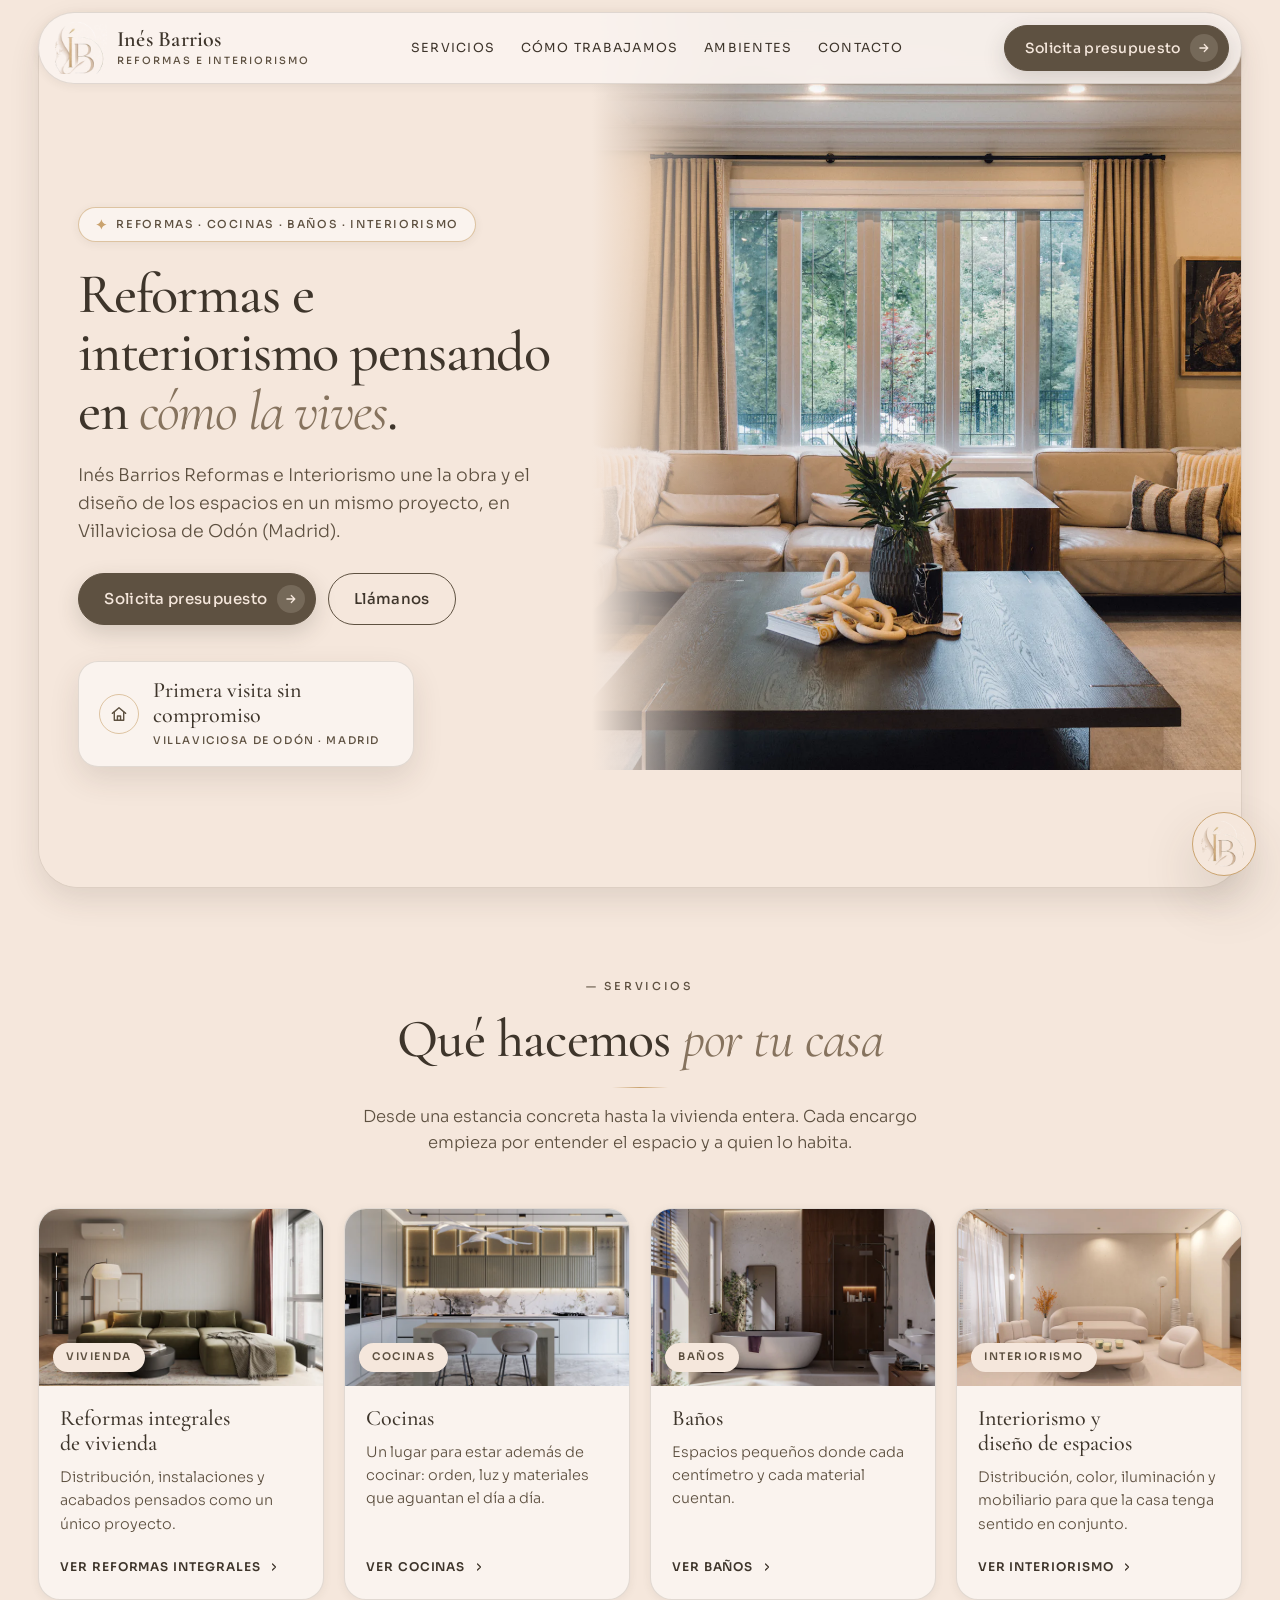
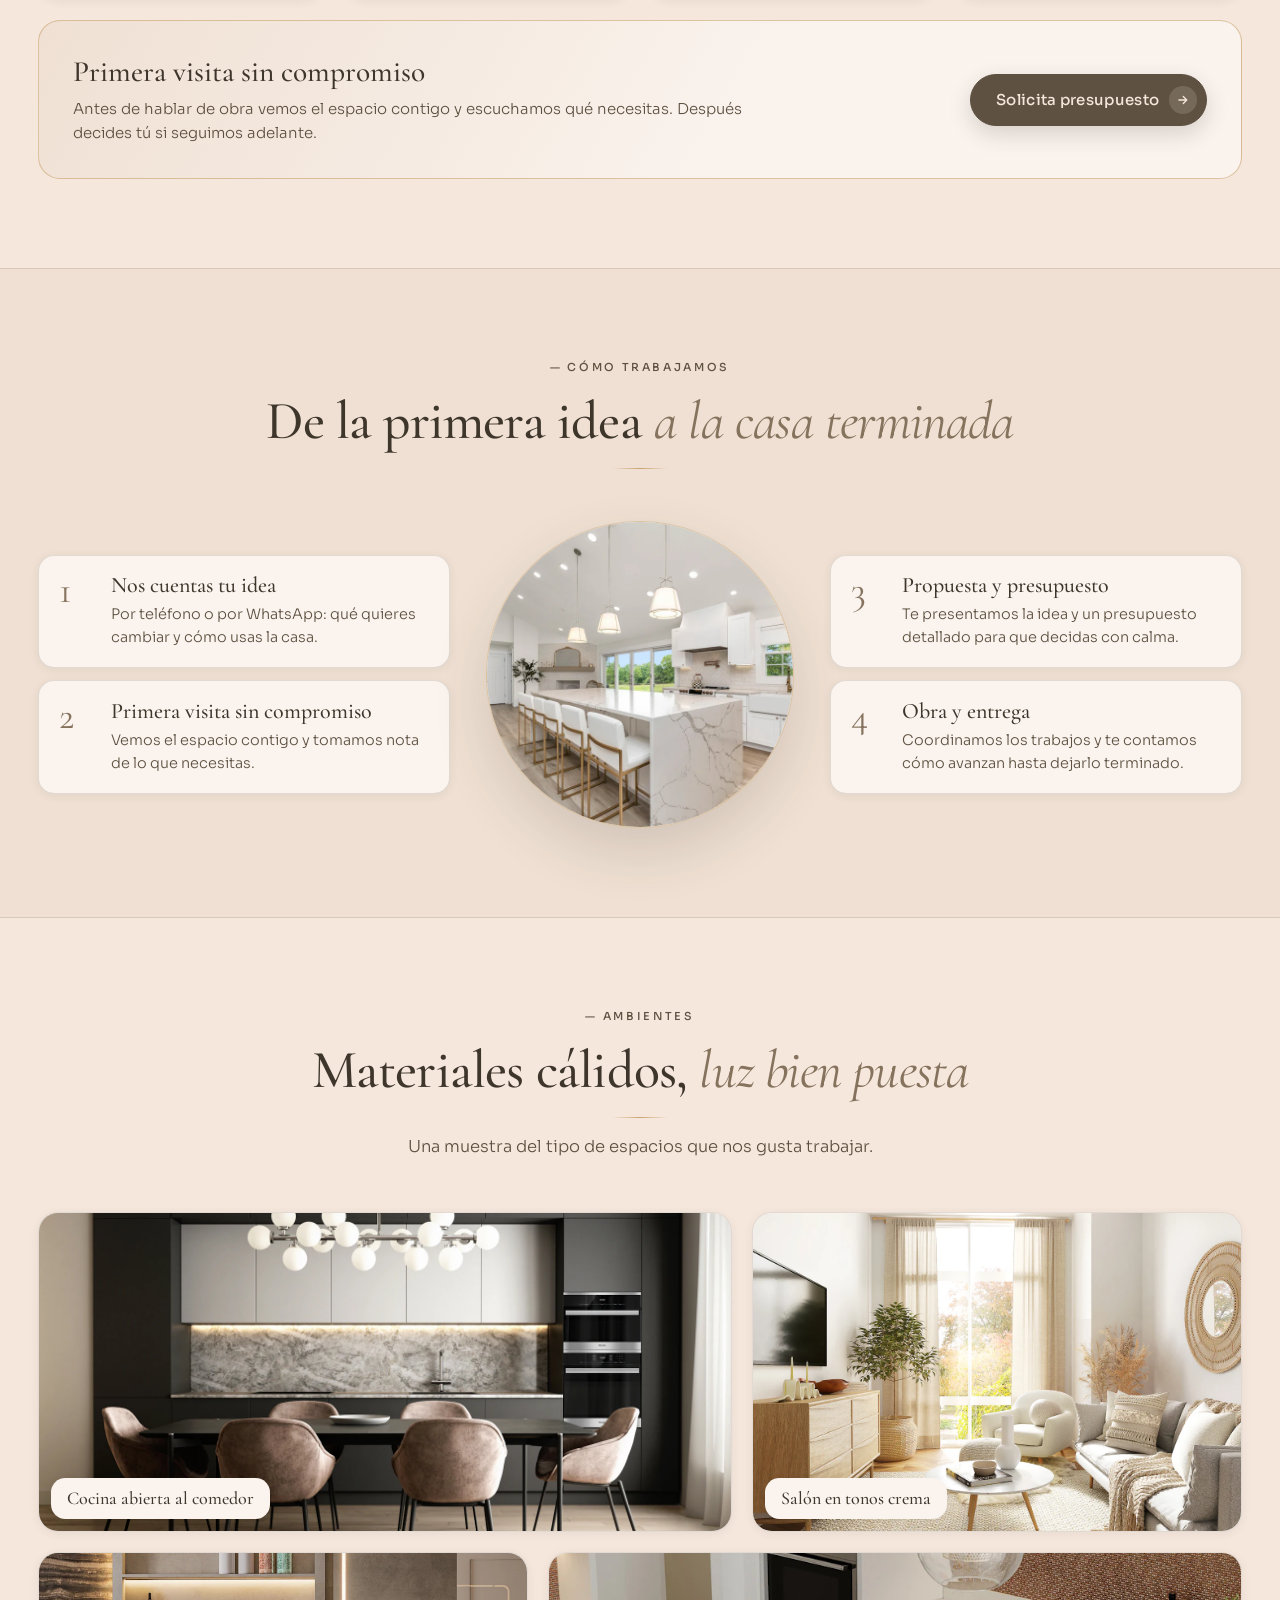
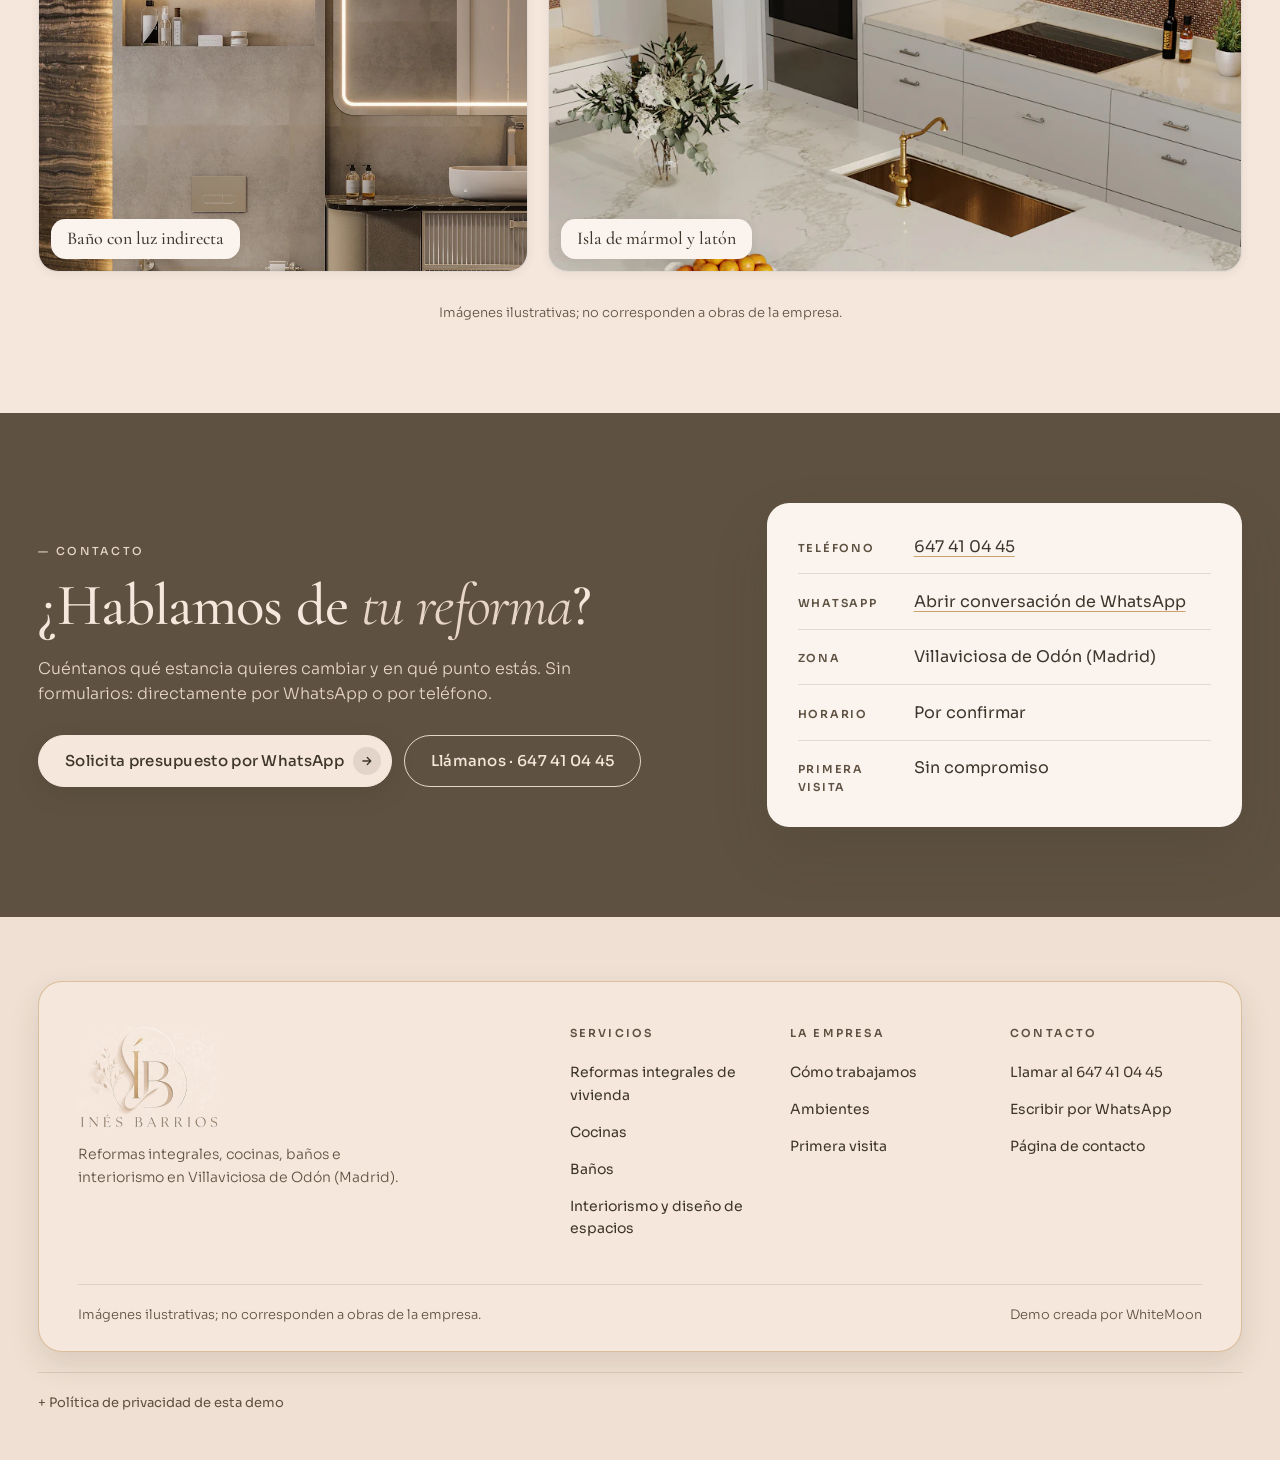
<file: index.html>
<!DOCTYPE html>
<html lang="es">
<head>
  <meta charset="utf-8">
  <meta name="viewport" content="width=device-width, initial-scale=1">
  <title>Reformas e interiorismo pensando en cómo la vives · Inés Barrios</title>
  <meta name="description" content="Reformas integrales, cocinas, baños e interiorismo en Villaviciosa de Odón (Madrid). Llama o escribe por WhatsApp a Inés Barrios.">
  <meta name="robots" content="noindex, nofollow">
  <link rel="canonical" href="https://nexusforgeia.github.io/WHITEMOON-INES-BARRIOS/">
  <meta name="theme-color" content="#f5e7dc">

  <meta property="og:type" content="website">
  <meta property="og:locale" content="es_ES">
  <meta property="og:title" content="Reformas e interiorismo pensando en cómo la vives · Inés Barrios">
  <meta property="og:description" content="Reformas integrales, cocinas, baños e interiorismo en Villaviciosa de Odón (Madrid). Llama o escribe por WhatsApp a Inés Barrios.">
  <meta property="og:url" content="https://nexusforgeia.github.io/WHITEMOON-INES-BARRIOS/">
  <meta property="og:image" content="https://nexusforgeia.github.io/WHITEMOON-INES-BARRIOS/assets/og-image.jpg">
  <meta property="og:image:width" content="1200">
  <meta property="og:image:height" content="630">
  <meta name="twitter:card" content="summary_large_image">

  <link rel="icon" href="assets/favicon.png" type="image/png" sizes="32x32">
  <link rel="apple-touch-icon" href="assets/apple-touch-icon.png">
  <link rel="preload" as="image" href="assets/img/salon-calido-900.webp" type="image/webp" media="(max-width: 900px)" fetchpriority="high">
  <link rel="preload" as="image" href="assets/img/salon-calido.webp" type="image/webp" media="(min-width: 901px)" fetchpriority="high">
  <link rel="preload" href="assets/fonts/cormorant-garamond-latin-wght.woff2" as="font" type="font/woff2" crossorigin>
  <link rel="preload" href="assets/fonts/cormorant-garamond-latin-wght-italic.woff2" as="font" type="font/woff2" crossorigin>
  <link rel="preload" href="assets/fonts/sora-latin-wght.woff2" as="font" type="font/woff2" crossorigin>
  <link rel="stylesheet" href="assets/css/styles.css">
  <script>document.documentElement.className += ' wm-js';</script>
  <script src="assets/js/main.js" defer></script>
  <script src="assets/js/ana.js" defer></script>
</head>
<body>
  <a class="salto" href="#contenido">Saltar al contenido</a>

  <nav class="nav" aria-label="Principal">
    <a class="nav__marca" href="#inicio">
      <picture>
        <source srcset="assets/logo-monograma.webp" type="image/webp">
        <img src="assets/logo-monograma.png" width="144" height="144" alt="">
      </picture>
      <span>
        <b>Inés Barrios</b>
        <small>Reformas e Interiorismo</small>
      </span>
    </a>
    <div class="nav__enlaces">
      <a href="#servicios">Servicios</a>
      <a href="#como-trabajamos">Cómo trabajamos</a>
      <a href="#ambientes">Ambientes</a>
      <a href="#contacto">Contacto</a>
    </div>
    <div class="nav__lado">
      <a class="btn nav__cta" href="#contacto"><span class="largo">Solicita presupuesto</span><span class="corto">Presupuesto</span><span class="ic" aria-hidden="true"><svg viewBox="0 0 24 24" fill="none" stroke="currentColor" stroke-width="2.2" stroke-linecap="round" stroke-linejoin="round"><path d="M5 12h13M12.5 6l6 6-6 6"/></svg></span></a>
      <button class="nav__boton" id="navBoton" type="button" aria-label="Abrir menú" aria-expanded="false" aria-controls="navMovil">
        <svg class="abrir" viewBox="0 0 24 24" aria-hidden="true"><path d="M4 7h16M4 12h16M4 17h16"/></svg>
        <svg class="cerrar" viewBox="0 0 24 24" aria-hidden="true"><path d="M6 6l12 12M18 6L6 18"/></svg>
      </button>
      <div class="nav__movil" id="navMovil">
        <a href="#servicios">Servicios</a>
        <a href="#como-trabajamos">Cómo trabajamos</a>
        <a href="#ambientes">Ambientes</a>
        <a href="#contacto">Contacto</a>
        <a href="tel:+34647410445">Llamar al 647 41 04 45</a>
      </div>
    </div>
  </nav>

  <main id="contenido">
    <div class="hero-marco" id="inicio">
      <section class="hero" aria-label="Inés Barrios, reformas e interiorismo en Villaviciosa de Odón">
        <div class="hero__foto">
          <picture>
            <source media="(max-width: 900px)" srcset="assets/img/salon-calido-900.webp" type="image/webp" width="900" height="720">
            <img src="assets/img/salon-calido.webp" width="1200" height="1400" fetchpriority="high" decoding="async"
                 alt="Salón de tonos crema con sofá en esquina, cortinas color tostado y mesa baja de madera oscura">
          </picture>
        </div>
        <div class="hero__capa">
          <div class="hero__texto">
            <span class="eyebrow-pildora">
              <svg viewBox="0 0 24 24" fill="currentColor" aria-hidden="true"><path d="M12 2.2c.9 5.3 4.6 9 9.8 9.8-5.2.9-8.9 4.6-9.8 9.8-.9-5.2-4.6-8.9-9.8-9.8 5.2-.8 8.9-4.5 9.8-9.8Z"/></svg>
              Reformas · Cocinas · Baños · Interiorismo
            </span>
            <h1>Reformas e interiorismo pensando en <em>cómo la vives</em>.</h1>
            <p class="hero__sub">Inés Barrios Reformas e Interiorismo une la obra y el diseño de los espacios en un mismo proyecto, en Villaviciosa de Odón (Madrid).</p>
            <div class="acciones">
              <a class="btn btn--grande" href="#contacto">Solicita presupuesto<span class="ic" aria-hidden="true"><svg viewBox="0 0 24 24" fill="none" stroke="currentColor" stroke-width="2.2" stroke-linecap="round" stroke-linejoin="round"><path d="M5 12h13M12.5 6l6 6-6 6"/></svg></span></a>
              <a class="btn btn--grande btn--linea" href="tel:+34647410445">Llámanos</a>
            </div>
            <p class="hero__sello">
              <svg viewBox="0 0 24 24" fill="none" stroke="currentColor" stroke-width="1.8" stroke-linecap="round" stroke-linejoin="round" aria-hidden="true"><path d="M3.5 11.2 12 4l8.5 7.2"/><path d="M6 9.6V20h12V9.6"/><path d="M10 20v-5.4h4V20"/></svg>
              <span>
                <b>Primera visita sin compromiso</b>
                <small>Villaviciosa de Odón · Madrid</small>
              </span>
            </p>
          </div>
        </div>
      </section>
    </div>

    <section class="seccion" id="servicios" aria-labelledby="t-servicios">
      <div class="cabecera">
        <span class="eyebrow">— Servicios</span>
        <h2 class="titulo" id="t-servicios">Qué hacemos <em>por tu casa</em></h2>
        <div class="filete"></div>
        <p class="entradilla">Desde una estancia concreta hasta la vivienda entera. Cada encargo empieza por entender el espacio y a quien lo habita.</p>
      </div>
      <div class="servicios">
        <article class="tarjeta revela">
          <span class="tarjeta__foto">
            <img src="assets/img/salon-oliva.webp"
                 srcset="assets/img/salon-oliva-sm.webp 600w, assets/img/salon-oliva.webp 1200w"
                 sizes="(max-width: 600px) 92vw, (max-width: 1120px) 46vw, 23vw"
                 width="1200" height="900" loading="lazy" decoding="async"
                 alt="Salón amplio de paredes claras con sofá modular verde oliva, lámpara de arco y cortinas color teja">
            <span class="tarjeta__rotulo">Vivienda</span>
          </span>
          <div class="tarjeta__cuerpo">
            <h3>Reformas integrales de vivienda</h3>
            <p>Distribución, instalaciones y acabados pensados como un único proyecto.</p>
            <a class="tarjeta__mas" href="servicios.html#reformas-integrales">Ver reformas integrales <svg viewBox="0 0 24 24" fill="none" stroke="currentColor" stroke-width="2.4" stroke-linecap="round" stroke-linejoin="round" aria-hidden="true"><path d="M9 6l6 6-6 6"/></svg></a>
          </div>
        </article>
        <article class="tarjeta revela">
          <span class="tarjeta__foto">
            <img src="assets/img/cocina-isla.webp"
                 srcset="assets/img/cocina-isla-sm.webp 600w, assets/img/cocina-isla.webp 1200w"
                 sizes="(max-width: 600px) 92vw, (max-width: 1120px) 46vw, 23vw"
                 width="1200" height="900" loading="lazy" decoding="async"
                 alt="Cocina clara con isla central, dos taburetes y vitrinas altas iluminadas en tono dorado">
            <span class="tarjeta__rotulo">Cocinas</span>
          </span>
          <div class="tarjeta__cuerpo">
            <h3>Cocinas</h3>
            <p>Un lugar para estar además de cocinar: orden, luz y materiales que aguantan el día a día.</p>
            <a class="tarjeta__mas" href="servicios.html#cocinas">Ver cocinas <svg viewBox="0 0 24 24" fill="none" stroke="currentColor" stroke-width="2.4" stroke-linecap="round" stroke-linejoin="round" aria-hidden="true"><path d="M9 6l6 6-6 6"/></svg></a>
          </div>
        </article>
        <article class="tarjeta revela">
          <span class="tarjeta__foto">
            <img src="assets/img/bano-madera.webp"
                 srcset="assets/img/bano-madera-sm.webp 600w, assets/img/bano-madera.webp 1200w"
                 sizes="(max-width: 600px) 92vw, (max-width: 1120px) 46vw, 23vw"
                 width="1200" height="900" loading="lazy" decoding="async"
                 alt="Baño con bañera exenta blanca, ducha acristalada sobre pared de madera oscura y luz natural lateral">
            <span class="tarjeta__rotulo">Baños</span>
          </span>
          <div class="tarjeta__cuerpo">
            <h3>Baños</h3>
            <p>Espacios pequeños donde cada centímetro y cada material cuentan.</p>
            <a class="tarjeta__mas" href="servicios.html#banos">Ver baños <svg viewBox="0 0 24 24" fill="none" stroke="currentColor" stroke-width="2.4" stroke-linecap="round" stroke-linejoin="round" aria-hidden="true"><path d="M9 6l6 6-6 6"/></svg></a>
          </div>
        </article>
        <article class="tarjeta revela">
          <span class="tarjeta__foto">
            <img src="assets/img/salon-arco.webp"
                 srcset="assets/img/salon-arco-sm.webp 700w, assets/img/salon-arco.webp 1400w"
                 sizes="(max-width: 600px) 92vw, (max-width: 1120px) 46vw, 23vw"
                 width="1400" height="1000" loading="lazy" decoding="async"
                 alt="Salón en tonos crema con sofá y butacas de formas curvas, alfombra clara y paso en arco al fondo">
            <span class="tarjeta__rotulo">Interiorismo</span>
          </span>
          <div class="tarjeta__cuerpo">
            <h3>Interiorismo y diseño de espacios</h3>
            <p>Distribución, color, iluminación y mobiliario para que la casa tenga sentido en conjunto.</p>
            <a class="tarjeta__mas" href="servicios.html#interiorismo">Ver interiorismo <svg viewBox="0 0 24 24" fill="none" stroke="currentColor" stroke-width="2.4" stroke-linecap="round" stroke-linejoin="round" aria-hidden="true"><path d="M9 6l6 6-6 6"/></svg></a>
          </div>
        </article>
      </div>
      <div class="franja revela" id="primera-visita">
        <div class="franja__texto">
          <h3>Primera visita sin compromiso</h3>
          <p>Antes de hablar de obra vemos el espacio contigo y escuchamos qué necesitas. Después decides tú si seguimos adelante.</p>
        </div>
        <a class="btn btn--grande" href="#contacto">Solicita presupuesto<span class="ic" aria-hidden="true"><svg viewBox="0 0 24 24" fill="none" stroke="currentColor" stroke-width="2.2" stroke-linecap="round" stroke-linejoin="round"><path d="M5 12h13M12.5 6l6 6-6 6"/></svg></span></a>
      </div>
    </section>

    <section class="seccion seccion--alterna" id="como-trabajamos" aria-labelledby="t-como">
      <div class="cabecera">
        <span class="eyebrow">— Cómo trabajamos</span>
        <h2 class="titulo" id="t-como">De la primera idea <em>a la casa terminada</em></h2>
        <div class="filete"></div>
      </div>
      <div class="pasos">
        <ol class="pasos__col">
          <li class="paso revela">
            <span class="paso__num" aria-hidden="true">1</span>
            <div>
              <h3>Nos cuentas tu idea</h3>
              <p>Por teléfono o por WhatsApp: qué quieres cambiar y cómo usas la casa.</p>
            </div>
          </li>
          <li class="paso revela">
            <span class="paso__num" aria-hidden="true">2</span>
            <div>
              <h3>Primera visita sin compromiso</h3>
              <p>Vemos el espacio contigo y tomamos nota de lo que necesitas.</p>
            </div>
          </li>
        </ol>
        <div class="pasos__foto">
          <img src="assets/img/cocina-clara.webp" width="640" height="640" loading="lazy" decoding="async"
               alt="Cocina blanca con isla de mármol, taburetes altos y lámparas colgantes">
        </div>
        <ol class="pasos__col" start="3">
          <li class="paso revela">
            <span class="paso__num" aria-hidden="true">3</span>
            <div>
              <h3>Propuesta y presupuesto</h3>
              <p>Te presentamos la idea y un presupuesto detallado para que decidas con calma.</p>
            </div>
          </li>
          <li class="paso revela">
            <span class="paso__num" aria-hidden="true">4</span>
            <div>
              <h3>Obra y entrega</h3>
              <p>Coordinamos los trabajos y te contamos cómo avanzan hasta dejarlo terminado.</p>
            </div>
          </li>
        </ol>
      </div>
    </section>

    <section class="seccion" id="ambientes" aria-labelledby="t-ambientes">
      <div class="cabecera">
        <span class="eyebrow">— Ambientes</span>
        <h2 class="titulo" id="t-ambientes">Materiales cálidos, <em>luz bien puesta</em></h2>
        <div class="filete"></div>
        <p class="entradilla">Una muestra del tipo de espacios que nos gusta trabajar.</p>
      </div>
      <div class="ambientes">
        <figure class="ambiente revela">
          <img src="assets/img/cocina-oscura.webp"
               srcset="assets/img/cocina-oscura-sm.webp 700w, assets/img/cocina-oscura.webp 1400w"
               sizes="(max-width: 600px) 92vw, (max-width: 900px) 46vw, 56vw"
               width="1400" height="1000" loading="lazy" decoding="async"
               alt="Cocina de frentes oscuros con salpicadero de piedra veteada y mesa de comedor con sillas tapizadas en marrón">
          <figcaption>Cocina abierta al comedor</figcaption>
        </figure>
        <figure class="ambiente revela">
          <img src="assets/img/salon-claro.webp"
               srcset="assets/img/salon-claro-sm.webp 600w, assets/img/salon-claro.webp 1200w"
               sizes="(max-width: 600px) 92vw, (max-width: 900px) 46vw, 56vw"
               width="1200" height="800" loading="lazy" decoding="async"
               alt="Salón luminoso en tonos crema con aparador de madera clara, butacas blancas y espejo redondo de fibra">
          <figcaption>Salón en tonos crema</figcaption>
        </figure>
        <figure class="ambiente revela">
          <img src="assets/img/bano-luz.webp"
               srcset="assets/img/bano-luz-sm.webp 450w, assets/img/bano-luz.webp 900w"
               sizes="(max-width: 600px) 92vw, (max-width: 900px) 46vw, 56vw"
               width="900" height="1200" loading="lazy" decoding="async"
               alt="Baño revestido en gris cálido con espejo retroiluminado, hornacinas con luz indirecta y lavabo sobre encimera">
          <figcaption>Baño con luz indirecta</figcaption>
        </figure>
        <figure class="ambiente revela">
          <img src="assets/img/cocina-marmol.webp"
               srcset="assets/img/cocina-marmol-sm.webp 450w, assets/img/cocina-marmol.webp 900w"
               sizes="(max-width: 600px) 92vw, (max-width: 900px) 46vw, 56vw"
               width="900" height="1200" loading="lazy" decoding="async"
               alt="Isla de cocina con encimera de mármol blanco, fregadero y grifo dorados y lámparas colgantes de vidrio">
          <figcaption>Isla de mármol y latón</figcaption>
        </figure>
      </div>
      <p class="nota">Imágenes ilustrativas; no corresponden a obras de la empresa.</p>
    </section>

    <section class="seccion contacto" id="contacto" aria-labelledby="t-contacto">
      <div class="contacto__rejilla">
        <div>
          <span class="eyebrow">— Contacto</span>
          <h2 id="t-contacto">¿Hablamos de <em>tu reforma</em>?</h2>
          <p class="contacto__texto">Cuéntanos qué estancia quieres cambiar y en qué punto estás. Sin formularios: directamente por WhatsApp o por teléfono.</p>
          <div class="acciones">
            <a class="btn btn--grande btn--claro" href="https://wa.me/34647410445" rel="noopener">Solicita presupuesto por WhatsApp<span class="ic" aria-hidden="true"><svg viewBox="0 0 24 24" fill="none" stroke="currentColor" stroke-width="2.2" stroke-linecap="round" stroke-linejoin="round"><path d="M5 12h13M12.5 6l6 6-6 6"/></svg></span></a>
            <a class="btn btn--grande btn--linea-clara" href="tel:+34647410445">Llámanos · 647 41 04 45</a>
          </div>
        </div>
        <dl class="datos">
          <div><dt>Teléfono</dt><dd><a href="tel:+34647410445">647 41 04 45</a></dd></div>
          <div><dt>WhatsApp</dt><dd><a href="https://wa.me/34647410445" rel="noopener">Abrir conversación de WhatsApp</a></dd></div>
          <div><dt>Zona</dt><dd>Villaviciosa de Odón (Madrid)</dd></div>
          <div><dt>Horario</dt><dd>Por confirmar</dd></div>
          <div><dt>Primera visita</dt><dd>Sin compromiso</dd></div>
        </dl>
      </div>
    </section>
  </main>

  <footer class="pie">
    <div class="pie__tarjeta revela">
      <div class="pie__rejilla">
        <div>
          <picture>
            <source srcset="assets/logo.webp" type="image/webp">
            <img class="pie__logo" src="assets/logo.png" width="284" height="208" loading="lazy" alt="Inés Barrios Reformas e Interiorismo">
          </picture>
          <p class="pie__desc">Reformas integrales, cocinas, baños e interiorismo en Villaviciosa de Odón (Madrid).</p>
        </div>
        <div class="pie__columnas">
          <div>
            <h2>Servicios</h2>
            <ul>
              <li><a href="servicios.html#reformas-integrales">Reformas integrales de vivienda</a></li>
              <li><a href="servicios.html#cocinas">Cocinas</a></li>
              <li><a href="servicios.html#banos">Baños</a></li>
              <li><a href="servicios.html#interiorismo">Interiorismo y diseño de espacios</a></li>
            </ul>
          </div>
          <div>
            <h2>La empresa</h2>
            <ul>
              <li><a href="index.html#como-trabajamos">Cómo trabajamos</a></li>
              <li><a href="index.html#ambientes">Ambientes</a></li>
              <li><a href="index.html#primera-visita">Primera visita</a></li>
            </ul>
          </div>
          <div>
            <h2>Contacto</h2>
            <ul>
              <li><a href="tel:+34647410445">Llamar al 647 41 04 45</a></li>
              <li><a href="https://wa.me/34647410445" rel="noopener">Escribir por WhatsApp</a></li>
              <li><a href="contacto.html">Página de contacto</a></li>
            </ul>
          </div>
        </div>
      </div>
      <div class="pie__barra">
        <p>Imágenes ilustrativas; no corresponden a obras de la empresa.</p>
        <p>Demo creada por WhiteMoon</p>
      </div>
    </div>
    <details class="pie__legal" id="privacidad">
      <summary>Política de privacidad de esta demo</summary>
      <p>Esta web es una demostración creada por WhiteMoon (whitemoon.es) para Inés Barrios Reformas e Interiorismo. El responsable de los datos que se recogen aquí es WhiteMoon.</p>
      <p>El chat de Ana es un asistente virtual guiado por botones. Si lo completas, recoge tu nombre, tu teléfono, el tipo de obra que te interesa, la localidad de la vivienda, cuándo te gustaría empezar y tu preferencia de contacto (mañana o tarde). La web no recoge ningún otro dato y no usa cookies ni analítica.</p>
      <p>La única finalidad es devolverte el contacto sobre esta demo. Los datos se guardan en la base de datos de WhiteMoon (Supabase) y se envían como aviso interno por Telegram. No se usan para publicidad ni se ceden a terceros.</p>
      <p>Puedes pedir que borremos tus datos escribiendo a <a href="mailto:comercial@whitemoon.es">comercial@whitemoon.es</a>.</p>
    </details>
  </footer>

</body>
</html>
</file>
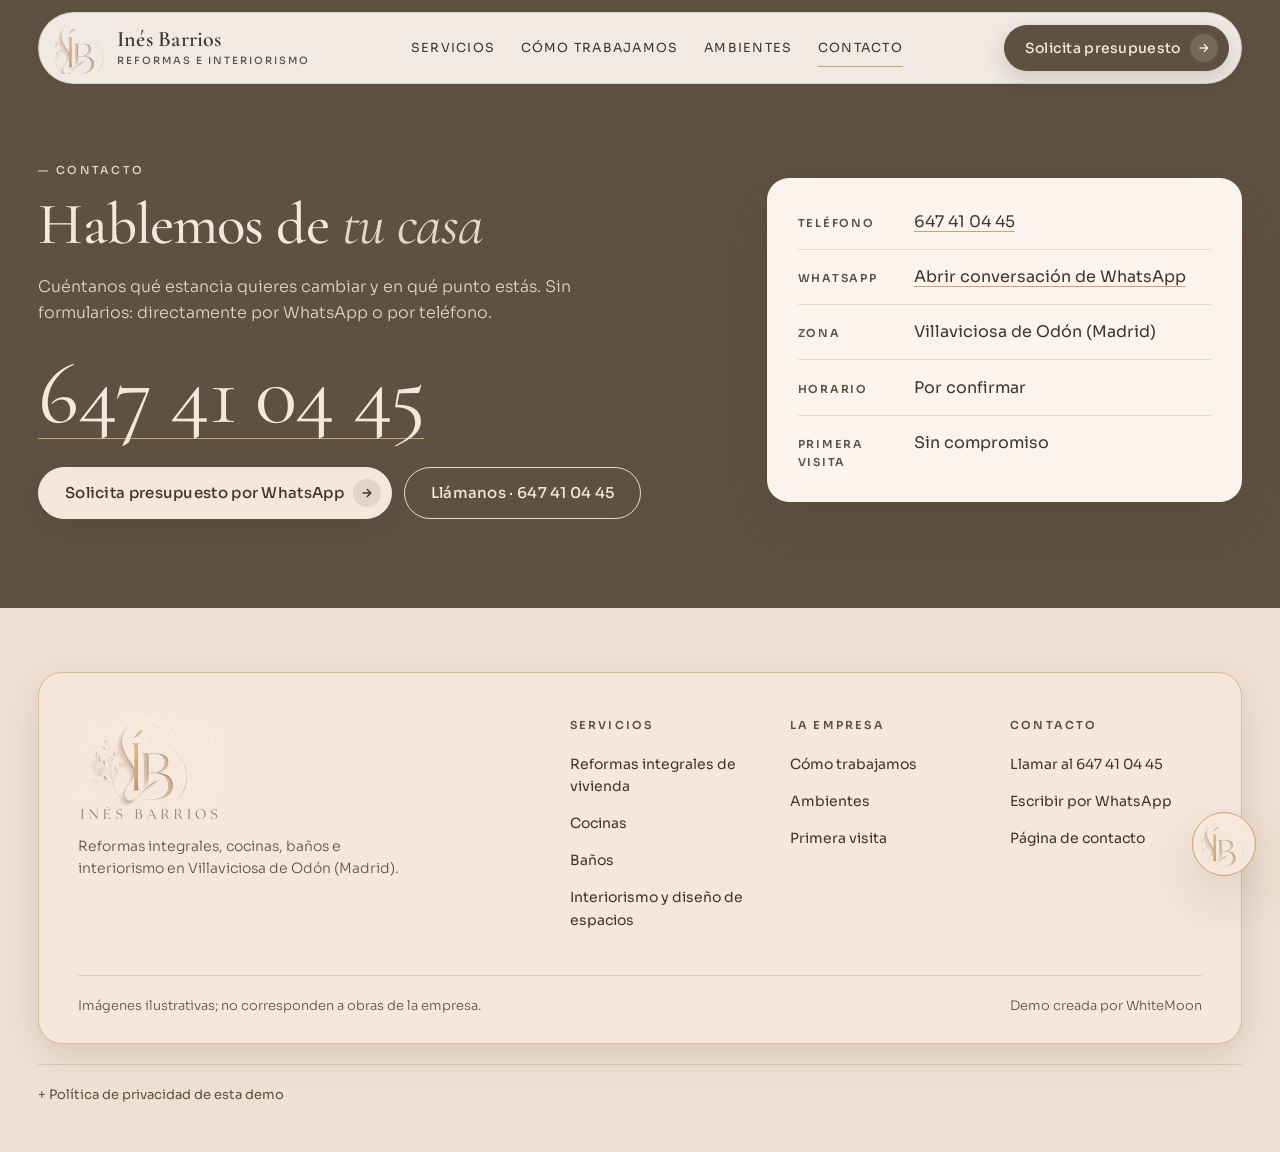
<file: contacto.html>
<!DOCTYPE html>
<html lang="es">
<head>
  <meta charset="utf-8">
  <meta name="viewport" content="width=device-width, initial-scale=1">
  <title>Contacto · Inés Barrios Reformas e Interiorismo</title>
  <meta name="description" content="Contacta con Inés Barrios Reformas e Interiorismo en Villaviciosa de Odón (Madrid): llama al 647 41 04 45 o escribe por WhatsApp.">
  <meta name="robots" content="noindex, nofollow">
  <link rel="canonical" href="https://nexusforgeia.github.io/WHITEMOON-INES-BARRIOS/contacto.html">
  <meta name="theme-color" content="#f5e7dc">

  <meta property="og:type" content="website">
  <meta property="og:locale" content="es_ES">
  <meta property="og:title" content="Contacto · Inés Barrios Reformas e Interiorismo">
  <meta property="og:description" content="Contacta con Inés Barrios Reformas e Interiorismo en Villaviciosa de Odón (Madrid): llama al 647 41 04 45 o escribe por WhatsApp.">
  <meta property="og:url" content="https://nexusforgeia.github.io/WHITEMOON-INES-BARRIOS/contacto.html">
  <meta property="og:image" content="https://nexusforgeia.github.io/WHITEMOON-INES-BARRIOS/assets/og-image.jpg">
  <meta property="og:image:width" content="1200">
  <meta property="og:image:height" content="630">
  <meta name="twitter:card" content="summary_large_image">

  <link rel="icon" href="assets/favicon.png" type="image/png" sizes="32x32">
  <link rel="apple-touch-icon" href="assets/apple-touch-icon.png">
  <link rel="preload" href="assets/fonts/cormorant-garamond-latin-wght.woff2" as="font" type="font/woff2" crossorigin>
  <link rel="preload" href="assets/fonts/cormorant-garamond-latin-wght-italic.woff2" as="font" type="font/woff2" crossorigin>
  <link rel="preload" href="assets/fonts/sora-latin-wght.woff2" as="font" type="font/woff2" crossorigin>
  <link rel="stylesheet" href="assets/css/styles.css">
  <script>document.documentElement.className += ' wm-js';</script>
  <script src="assets/js/main.js" defer></script>
  <script src="assets/js/ana.js" defer></script>
</head>
<body>
  <a class="salto" href="#contenido">Saltar al contenido</a>

  <nav class="nav" aria-label="Principal">
    <a class="nav__marca" href="index.html">
      <picture>
        <source srcset="assets/logo-monograma.webp" type="image/webp">
        <img src="assets/logo-monograma.png" width="144" height="144" alt="">
      </picture>
      <span>
        <b>Inés Barrios</b>
        <small>Reformas e Interiorismo</small>
      </span>
    </a>
    <div class="nav__enlaces">
      <a href="servicios.html">Servicios</a>
      <a href="index.html#como-trabajamos">Cómo trabajamos</a>
      <a href="index.html#ambientes">Ambientes</a>
      <a href="contacto.html" aria-current="page">Contacto</a>
    </div>
    <div class="nav__lado">
      <a class="btn nav__cta" href="#contacto"><span class="largo">Solicita presupuesto</span><span class="corto">Presupuesto</span><span class="ic" aria-hidden="true"><svg viewBox="0 0 24 24" fill="none" stroke="currentColor" stroke-width="2.2" stroke-linecap="round" stroke-linejoin="round"><path d="M5 12h13M12.5 6l6 6-6 6"/></svg></span></a>
      <button class="nav__boton" id="navBoton" type="button" aria-label="Abrir menú" aria-expanded="false" aria-controls="navMovil">
        <svg class="abrir" viewBox="0 0 24 24" aria-hidden="true"><path d="M4 7h16M4 12h16M4 17h16"/></svg>
        <svg class="cerrar" viewBox="0 0 24 24" aria-hidden="true"><path d="M6 6l12 12M18 6L6 18"/></svg>
      </button>
      <div class="nav__movil" id="navMovil">
        <a href="servicios.html">Servicios</a>
        <a href="index.html#como-trabajamos">Cómo trabajamos</a>
        <a href="index.html#ambientes">Ambientes</a>
        <a href="contacto.html" aria-current="page">Contacto</a>
        <a href="tel:+34647410445">Llamar al 647 41 04 45</a>
      </div>
    </div>
  </nav>

  <main id="contenido">
    <section class="seccion contacto contacto--pagina" id="contacto" aria-labelledby="t-contacto">
      <div class="contacto__rejilla">
        <div>
          <span class="eyebrow">— Contacto</span>
          <h1 id="t-contacto">Hablemos de <em>tu casa</em></h1>
          <p class="contacto__texto">Cuéntanos qué estancia quieres cambiar y en qué punto estás. Sin formularios: directamente por WhatsApp o por teléfono.</p>
          <p><a class="telefono-grande" href="tel:+34647410445" aria-label="Llamar al 647 41 04 45">647 41 04 45</a></p>
          <div class="acciones">
            <a class="btn btn--grande btn--claro" href="https://wa.me/34647410445" rel="noopener">Solicita presupuesto por WhatsApp<span class="ic" aria-hidden="true"><svg viewBox="0 0 24 24" fill="none" stroke="currentColor" stroke-width="2.2" stroke-linecap="round" stroke-linejoin="round"><path d="M5 12h13M12.5 6l6 6-6 6"/></svg></span></a>
            <a class="btn btn--grande btn--linea-clara" href="tel:+34647410445">Llámanos · 647 41 04 45</a>
          </div>
        </div>
        <dl class="datos">
          <div><dt>Teléfono</dt><dd><a href="tel:+34647410445">647 41 04 45</a></dd></div>
          <div><dt>WhatsApp</dt><dd><a href="https://wa.me/34647410445" rel="noopener">Abrir conversación de WhatsApp</a></dd></div>
          <div><dt>Zona</dt><dd>Villaviciosa de Odón (Madrid)</dd></div>
          <div><dt>Horario</dt><dd>Por confirmar</dd></div>
          <div><dt>Primera visita</dt><dd>Sin compromiso</dd></div>
        </dl>
      </div>
    </section>
  </main>

  <footer class="pie">
    <div class="pie__tarjeta revela">
      <div class="pie__rejilla">
        <div>
          <picture>
            <source srcset="assets/logo.webp" type="image/webp">
            <img class="pie__logo" src="assets/logo.png" width="284" height="208" loading="lazy" alt="Inés Barrios Reformas e Interiorismo">
          </picture>
          <p class="pie__desc">Reformas integrales, cocinas, baños e interiorismo en Villaviciosa de Odón (Madrid).</p>
        </div>
        <div class="pie__columnas">
          <div>
            <h2>Servicios</h2>
            <ul>
              <li><a href="servicios.html#reformas-integrales">Reformas integrales de vivienda</a></li>
              <li><a href="servicios.html#cocinas">Cocinas</a></li>
              <li><a href="servicios.html#banos">Baños</a></li>
              <li><a href="servicios.html#interiorismo">Interiorismo y diseño de espacios</a></li>
            </ul>
          </div>
          <div>
            <h2>La empresa</h2>
            <ul>
              <li><a href="index.html#como-trabajamos">Cómo trabajamos</a></li>
              <li><a href="index.html#ambientes">Ambientes</a></li>
              <li><a href="index.html#primera-visita">Primera visita</a></li>
            </ul>
          </div>
          <div>
            <h2>Contacto</h2>
            <ul>
              <li><a href="tel:+34647410445">Llamar al 647 41 04 45</a></li>
              <li><a href="https://wa.me/34647410445" rel="noopener">Escribir por WhatsApp</a></li>
              <li><a href="contacto.html">Página de contacto</a></li>
            </ul>
          </div>
        </div>
      </div>
      <div class="pie__barra">
        <p>Imágenes ilustrativas; no corresponden a obras de la empresa.</p>
        <p>Demo creada por WhiteMoon</p>
      </div>
    </div>
    <details class="pie__legal" id="privacidad">
      <summary>Política de privacidad de esta demo</summary>
      <p>Esta web es una demostración creada por WhiteMoon (whitemoon.es) para Inés Barrios Reformas e Interiorismo. El responsable de los datos que se recogen aquí es WhiteMoon.</p>
      <p>El chat de Ana es un asistente virtual guiado por botones. Si lo completas, recoge tu nombre, tu teléfono, el tipo de obra que te interesa, la localidad de la vivienda, cuándo te gustaría empezar y tu preferencia de contacto (mañana o tarde). La web no recoge ningún otro dato y no usa cookies ni analítica.</p>
      <p>La única finalidad es devolverte el contacto sobre esta demo. Los datos se guardan en la base de datos de WhiteMoon (Supabase) y se envían como aviso interno por Telegram. No se usan para publicidad ni se ceden a terceros.</p>
      <p>Puedes pedir que borremos tus datos escribiendo a <a href="mailto:comercial@whitemoon.es">comercial@whitemoon.es</a>.</p>
    </details>
  </footer>

</body>
</html>
</file>
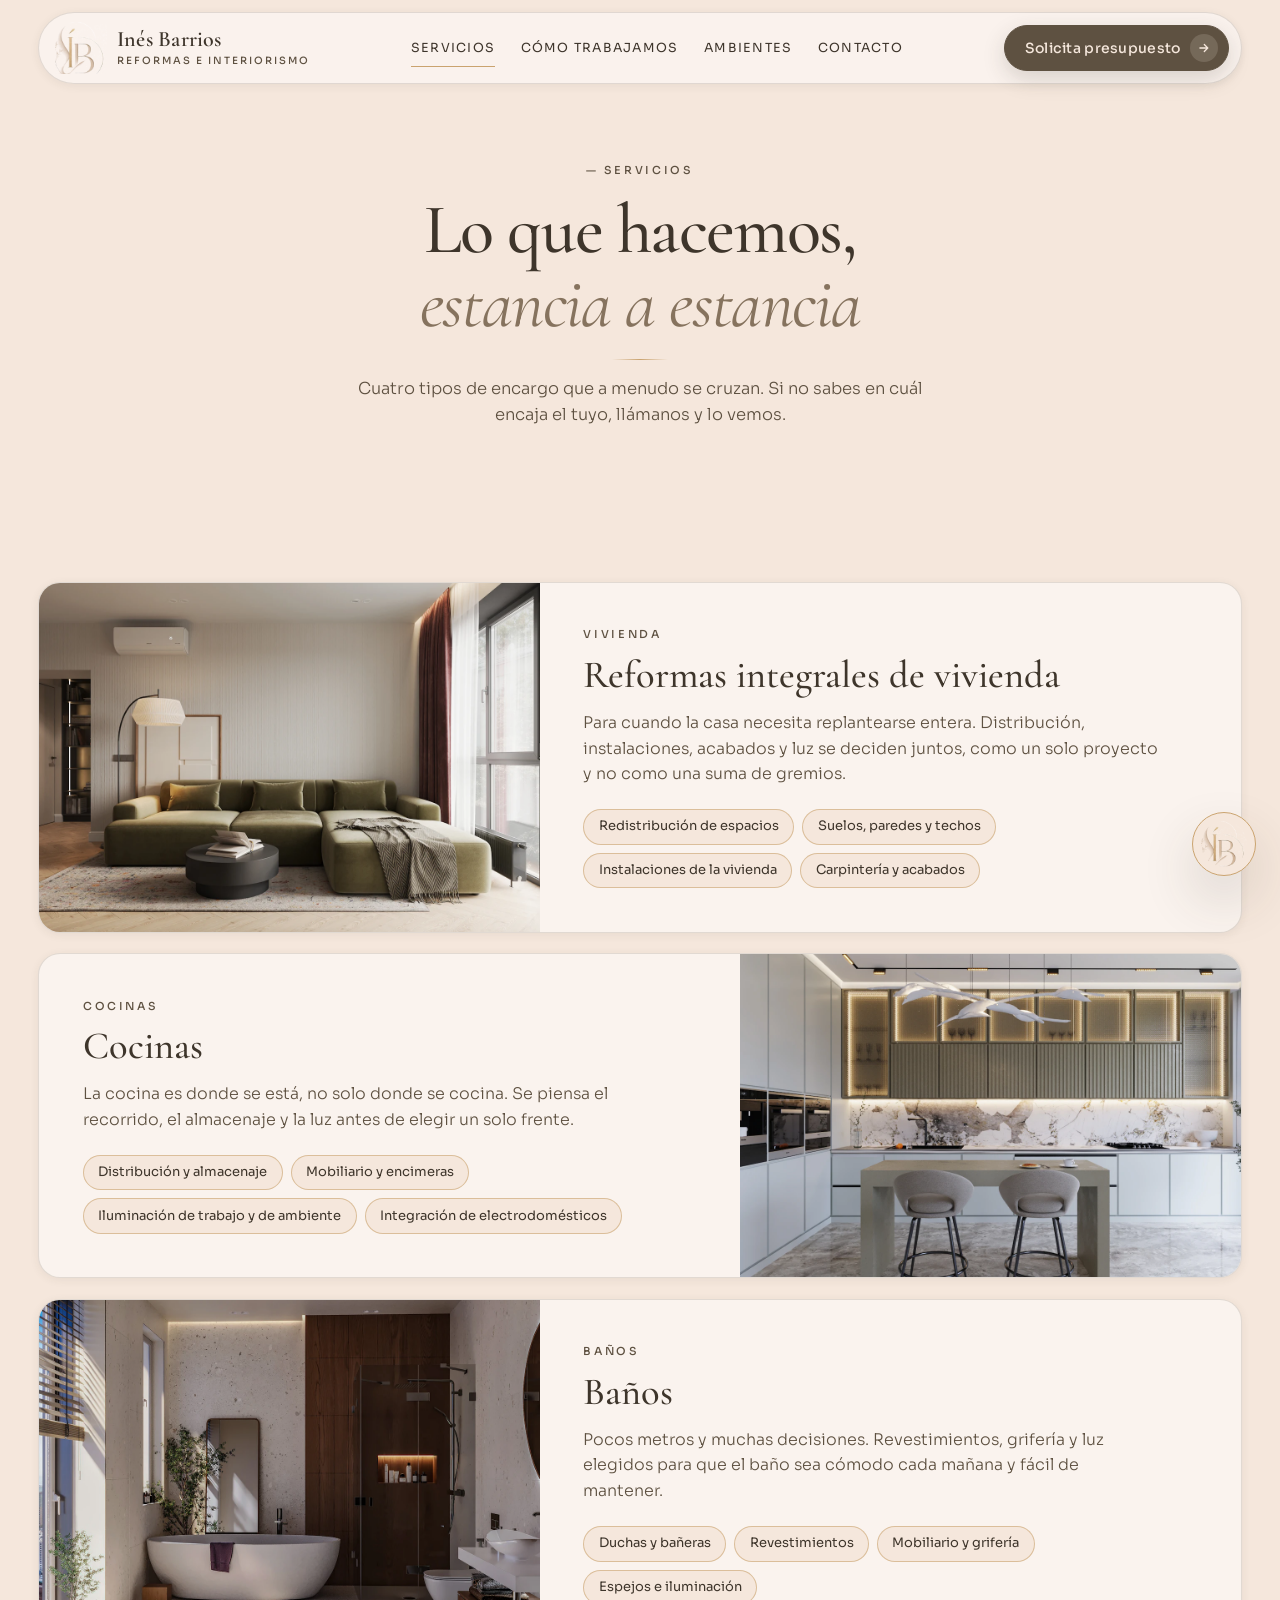
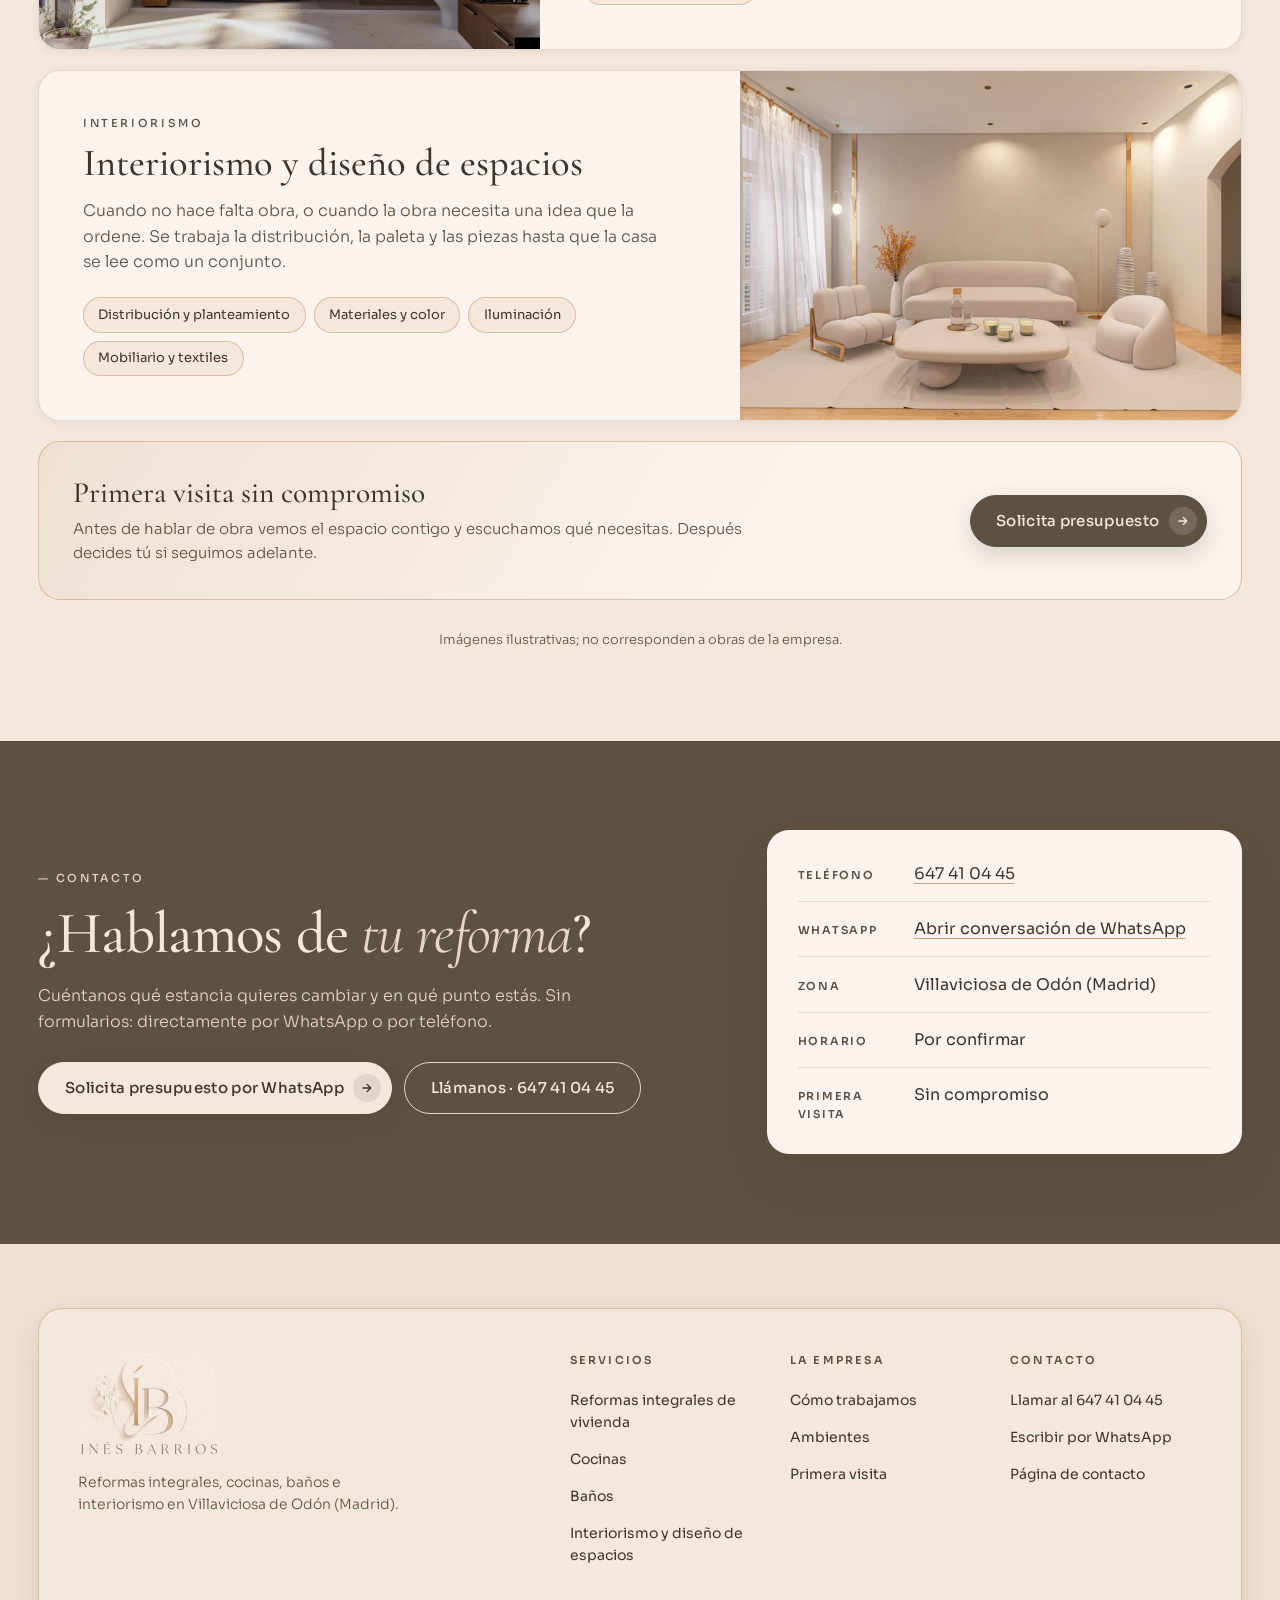
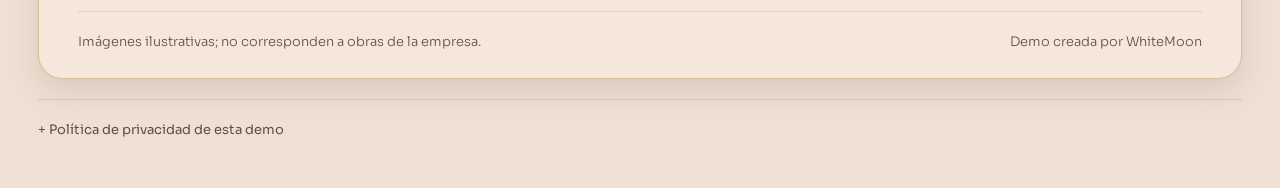
<file: servicios.html>
<!DOCTYPE html>
<html lang="es">
<head>
  <meta charset="utf-8">
  <meta name="viewport" content="width=device-width, initial-scale=1">
  <title>Servicios de reforma e interiorismo · Inés Barrios</title>
  <meta name="description" content="Reformas integrales de vivienda, cocinas, baños e interiorismo y diseño de espacios en Villaviciosa de Odón (Madrid).">
  <meta name="robots" content="noindex, nofollow">
  <link rel="canonical" href="https://nexusforgeia.github.io/WHITEMOON-INES-BARRIOS/servicios.html">
  <meta name="theme-color" content="#f5e7dc">

  <meta property="og:type" content="website">
  <meta property="og:locale" content="es_ES">
  <meta property="og:title" content="Servicios de reforma e interiorismo · Inés Barrios">
  <meta property="og:description" content="Reformas integrales de vivienda, cocinas, baños e interiorismo y diseño de espacios en Villaviciosa de Odón (Madrid).">
  <meta property="og:url" content="https://nexusforgeia.github.io/WHITEMOON-INES-BARRIOS/servicios.html">
  <meta property="og:image" content="https://nexusforgeia.github.io/WHITEMOON-INES-BARRIOS/assets/og-image.jpg">
  <meta property="og:image:width" content="1200">
  <meta property="og:image:height" content="630">
  <meta name="twitter:card" content="summary_large_image">

  <link rel="icon" href="assets/favicon.png" type="image/png" sizes="32x32">
  <link rel="apple-touch-icon" href="assets/apple-touch-icon.png">
  <link rel="preload" href="assets/fonts/cormorant-garamond-latin-wght.woff2" as="font" type="font/woff2" crossorigin>
  <link rel="preload" href="assets/fonts/cormorant-garamond-latin-wght-italic.woff2" as="font" type="font/woff2" crossorigin>
  <link rel="preload" href="assets/fonts/sora-latin-wght.woff2" as="font" type="font/woff2" crossorigin>
  <link rel="stylesheet" href="assets/css/styles.css">
  <script>document.documentElement.className += ' wm-js';</script>
  <script src="assets/js/main.js" defer></script>
  <script src="assets/js/ana.js" defer></script>
</head>
<body>
  <a class="salto" href="#contenido">Saltar al contenido</a>

  <nav class="nav" aria-label="Principal">
    <a class="nav__marca" href="index.html">
      <picture>
        <source srcset="assets/logo-monograma.webp" type="image/webp">
        <img src="assets/logo-monograma.png" width="144" height="144" alt="">
      </picture>
      <span>
        <b>Inés Barrios</b>
        <small>Reformas e Interiorismo</small>
      </span>
    </a>
    <div class="nav__enlaces">
      <a href="servicios.html" aria-current="page">Servicios</a>
      <a href="index.html#como-trabajamos">Cómo trabajamos</a>
      <a href="index.html#ambientes">Ambientes</a>
      <a href="contacto.html">Contacto</a>
    </div>
    <div class="nav__lado">
      <a class="btn nav__cta" href="#contacto"><span class="largo">Solicita presupuesto</span><span class="corto">Presupuesto</span><span class="ic" aria-hidden="true"><svg viewBox="0 0 24 24" fill="none" stroke="currentColor" stroke-width="2.2" stroke-linecap="round" stroke-linejoin="round"><path d="M5 12h13M12.5 6l6 6-6 6"/></svg></span></a>
      <button class="nav__boton" id="navBoton" type="button" aria-label="Abrir menú" aria-expanded="false" aria-controls="navMovil">
        <svg class="abrir" viewBox="0 0 24 24" aria-hidden="true"><path d="M4 7h16M4 12h16M4 17h16"/></svg>
        <svg class="cerrar" viewBox="0 0 24 24" aria-hidden="true"><path d="M6 6l12 12M18 6L6 18"/></svg>
      </button>
      <div class="nav__movil" id="navMovil">
        <a href="servicios.html" aria-current="page">Servicios</a>
        <a href="index.html#como-trabajamos">Cómo trabajamos</a>
        <a href="index.html#ambientes">Ambientes</a>
        <a href="contacto.html">Contacto</a>
        <a href="tel:+34647410445">Llamar al 647 41 04 45</a>
      </div>
    </div>
  </nav>

  <main id="contenido">
    <header class="portadilla">
      <span class="eyebrow">— Servicios</span>
      <h1>Lo que hacemos, <em>estancia a estancia</em></h1>
      <div class="filete"></div>
      <p class="entradilla">Cuatro tipos de encargo que a menudo se cruzan. Si no sabes en cuál encaja el tuyo, llámanos y lo vemos.</p>
    </header>

    <section class="seccion" aria-label="Servicios">
      <div class="detalles">
        <article class="detalle revela" id="reformas-integrales">
          <div class="detalle__foto">
            <img src="assets/img/salon-oliva.webp"
                 srcset="assets/img/salon-oliva-sm.webp 600w, assets/img/salon-oliva.webp 1200w"
                 sizes="(max-width: 900px) 92vw, 50vw"
                 width="1200" height="900" loading="lazy" decoding="async"
                 alt="Salón amplio de paredes claras con sofá modular verde oliva, lámpara de arco y cortinas color teja">
          </div>
          <div class="detalle__cuerpo">
            <span class="eyebrow">Vivienda</span>
            <h2>Reformas integrales de vivienda</h2>
            <p>Para cuando la casa necesita replantearse entera. Distribución, instalaciones, acabados y luz se deciden juntos, como un solo proyecto y no como una suma de gremios.</p>
            <ul><li>Redistribución de espacios</li><li>Suelos, paredes y techos</li><li>Instalaciones de la vivienda</li><li>Carpintería y acabados</li></ul>
          </div>
        </article>
        <article class="detalle revela" id="cocinas">
          <div class="detalle__foto">
            <img src="assets/img/cocina-isla.webp"
                 srcset="assets/img/cocina-isla-sm.webp 600w, assets/img/cocina-isla.webp 1200w"
                 sizes="(max-width: 900px) 92vw, 50vw"
                 width="1200" height="900" loading="lazy" decoding="async"
                 alt="Cocina clara con isla central, dos taburetes y vitrinas altas iluminadas en tono dorado">
          </div>
          <div class="detalle__cuerpo">
            <span class="eyebrow">Cocinas</span>
            <h2>Cocinas</h2>
            <p>La cocina es donde se está, no solo donde se cocina. Se piensa el recorrido, el almacenaje y la luz antes de elegir un solo frente.</p>
            <ul><li>Distribución y almacenaje</li><li>Mobiliario y encimeras</li><li>Iluminación de trabajo y de ambiente</li><li>Integración de electrodomésticos</li></ul>
          </div>
        </article>
        <article class="detalle revela" id="banos">
          <div class="detalle__foto">
            <img src="assets/img/bano-madera.webp"
                 srcset="assets/img/bano-madera-sm.webp 600w, assets/img/bano-madera.webp 1200w"
                 sizes="(max-width: 900px) 92vw, 50vw"
                 width="1200" height="900" loading="lazy" decoding="async"
                 alt="Baño con bañera exenta blanca, ducha acristalada sobre pared de madera oscura y luz natural lateral">
          </div>
          <div class="detalle__cuerpo">
            <span class="eyebrow">Baños</span>
            <h2>Baños</h2>
            <p>Pocos metros y muchas decisiones. Revestimientos, grifería y luz elegidos para que el baño sea cómodo cada mañana y fácil de mantener.</p>
            <ul><li>Duchas y bañeras</li><li>Revestimientos</li><li>Mobiliario y grifería</li><li>Espejos e iluminación</li></ul>
          </div>
        </article>
        <article class="detalle revela" id="interiorismo">
          <div class="detalle__foto">
            <img src="assets/img/salon-arco.webp"
                 srcset="assets/img/salon-arco-sm.webp 700w, assets/img/salon-arco.webp 1400w"
                 sizes="(max-width: 900px) 92vw, 50vw"
                 width="1400" height="1000" loading="lazy" decoding="async"
                 alt="Salón en tonos crema con sofá y butacas de formas curvas, alfombra clara y paso en arco al fondo">
          </div>
          <div class="detalle__cuerpo">
            <span class="eyebrow">Interiorismo</span>
            <h2>Interiorismo y diseño de espacios</h2>
            <p>Cuando no hace falta obra, o cuando la obra necesita una idea que la ordene. Se trabaja la distribución, la paleta y las piezas hasta que la casa se lee como un conjunto.</p>
            <ul><li>Distribución y planteamiento</li><li>Materiales y color</li><li>Iluminación</li><li>Mobiliario y textiles</li></ul>
          </div>
        </article>
      </div>
      <div class="franja revela" id="primera-visita">
        <div class="franja__texto">
          <h3>Primera visita sin compromiso</h3>
          <p>Antes de hablar de obra vemos el espacio contigo y escuchamos qué necesitas. Después decides tú si seguimos adelante.</p>
        </div>
        <a class="btn btn--grande" href="#contacto">Solicita presupuesto<span class="ic" aria-hidden="true"><svg viewBox="0 0 24 24" fill="none" stroke="currentColor" stroke-width="2.2" stroke-linecap="round" stroke-linejoin="round"><path d="M5 12h13M12.5 6l6 6-6 6"/></svg></span></a>
      </div>
      <p class="nota">Imágenes ilustrativas; no corresponden a obras de la empresa.</p>
    </section>

    <section class="seccion contacto" id="contacto" aria-labelledby="t-contacto">
      <div class="contacto__rejilla">
        <div>
          <span class="eyebrow">— Contacto</span>
          <h2 id="t-contacto">¿Hablamos de <em>tu reforma</em>?</h2>
          <p class="contacto__texto">Cuéntanos qué estancia quieres cambiar y en qué punto estás. Sin formularios: directamente por WhatsApp o por teléfono.</p>
          <div class="acciones">
            <a class="btn btn--grande btn--claro" href="https://wa.me/34647410445" rel="noopener">Solicita presupuesto por WhatsApp<span class="ic" aria-hidden="true"><svg viewBox="0 0 24 24" fill="none" stroke="currentColor" stroke-width="2.2" stroke-linecap="round" stroke-linejoin="round"><path d="M5 12h13M12.5 6l6 6-6 6"/></svg></span></a>
            <a class="btn btn--grande btn--linea-clara" href="tel:+34647410445">Llámanos · 647 41 04 45</a>
          </div>
        </div>
        <dl class="datos">
          <div><dt>Teléfono</dt><dd><a href="tel:+34647410445">647 41 04 45</a></dd></div>
          <div><dt>WhatsApp</dt><dd><a href="https://wa.me/34647410445" rel="noopener">Abrir conversación de WhatsApp</a></dd></div>
          <div><dt>Zona</dt><dd>Villaviciosa de Odón (Madrid)</dd></div>
          <div><dt>Horario</dt><dd>Por confirmar</dd></div>
          <div><dt>Primera visita</dt><dd>Sin compromiso</dd></div>
        </dl>
      </div>
    </section>
  </main>

  <footer class="pie">
    <div class="pie__tarjeta revela">
      <div class="pie__rejilla">
        <div>
          <picture>
            <source srcset="assets/logo.webp" type="image/webp">
            <img class="pie__logo" src="assets/logo.png" width="284" height="208" loading="lazy" alt="Inés Barrios Reformas e Interiorismo">
          </picture>
          <p class="pie__desc">Reformas integrales, cocinas, baños e interiorismo en Villaviciosa de Odón (Madrid).</p>
        </div>
        <div class="pie__columnas">
          <div>
            <h2>Servicios</h2>
            <ul>
              <li><a href="servicios.html#reformas-integrales">Reformas integrales de vivienda</a></li>
              <li><a href="servicios.html#cocinas">Cocinas</a></li>
              <li><a href="servicios.html#banos">Baños</a></li>
              <li><a href="servicios.html#interiorismo">Interiorismo y diseño de espacios</a></li>
            </ul>
          </div>
          <div>
            <h2>La empresa</h2>
            <ul>
              <li><a href="index.html#como-trabajamos">Cómo trabajamos</a></li>
              <li><a href="index.html#ambientes">Ambientes</a></li>
              <li><a href="index.html#primera-visita">Primera visita</a></li>
            </ul>
          </div>
          <div>
            <h2>Contacto</h2>
            <ul>
              <li><a href="tel:+34647410445">Llamar al 647 41 04 45</a></li>
              <li><a href="https://wa.me/34647410445" rel="noopener">Escribir por WhatsApp</a></li>
              <li><a href="contacto.html">Página de contacto</a></li>
            </ul>
          </div>
        </div>
      </div>
      <div class="pie__barra">
        <p>Imágenes ilustrativas; no corresponden a obras de la empresa.</p>
        <p>Demo creada por WhiteMoon</p>
      </div>
    </div>
    <details class="pie__legal" id="privacidad">
      <summary>Política de privacidad de esta demo</summary>
      <p>Esta web es una demostración creada por WhiteMoon (whitemoon.es) para Inés Barrios Reformas e Interiorismo. El responsable de los datos que se recogen aquí es WhiteMoon.</p>
      <p>El chat de Ana es un asistente virtual guiado por botones. Si lo completas, recoge tu nombre, tu teléfono, el tipo de obra que te interesa, la localidad de la vivienda, cuándo te gustaría empezar y tu preferencia de contacto (mañana o tarde). La web no recoge ningún otro dato y no usa cookies ni analítica.</p>
      <p>La única finalidad es devolverte el contacto sobre esta demo. Los datos se guardan en la base de datos de WhiteMoon (Supabase) y se envían como aviso interno por Telegram. No se usan para publicidad ni se ceden a terceros.</p>
      <p>Puedes pedir que borremos tus datos escribiendo a <a href="mailto:comercial@whitemoon.es">comercial@whitemoon.es</a>.</p>
    </details>
  </footer>

</body>
</html>
</file>
<file: assets/css/styles.css>
/* Inés Barrios · Reformas e Interiorismo — demo WhiteMoon */

/* ---------- Fuentes autoalojadas ---------- */
@font-face {
  font-family: "Cormorant Garamond";
  src: url("../fonts/cormorant-garamond-latin-wght.woff2") format("woff2");
  font-weight: 300 700;
  font-style: normal;
  font-display: swap;
}
@font-face {
  font-family: "Cormorant Garamond";
  src: url("../fonts/cormorant-garamond-latin-wght-italic.woff2") format("woff2");
  font-weight: 300 700;
  font-style: italic;
  font-display: swap;
}
@font-face {
  font-family: "Sora";
  src: url("../fonts/sora-latin-wght.woff2") format("woff2");
  font-weight: 100 800;
  font-style: normal;
  font-display: swap;
}

/* ---------- Tokens ---------- */
:root {
  /* Paleta extraída de assets/logo-original.jpg. El marrón del logo (#7c6a55)
     y su dorado (#caa36f) no llegan a AA como texto sobre este fondo: el
     marrón se oscurece manteniendo el tono y el dorado queda para líneas. */
  --marron: #5e5141;
  --marron-tinta: #3e352b;
  --dorado: #caa36f;
  --dorado-claro: #e7d6c6;
  --dorado-hondo: #86735e;
  --fondo: #f5e7dc;

  /* Derivados. Contrastes medidos: tinta y marrón pasan AA (>= 5,9:1) sobre
     fondo, superficie y alterno; dorado-hondo solo se usa en texto grande. */
  --superficie: color-mix(in srgb, var(--fondo) 50%, #fff);
  --alterno: color-mix(in srgb, var(--fondo) 60%, var(--dorado-claro));
  --texto: var(--marron-tinta);
  --texto-suave: var(--marron);
  --linea: color-mix(in srgb, var(--marron) 16%, transparent);
  --linea-oro: color-mix(in srgb, var(--dorado) 60%, transparent);
  --sombra-s: 0 2px 10px rgb(62 53 43 / 0.07);
  --sombra-m: 0 12px 30px rgb(62 53 43 / 0.12);
  --sombra-l: 0 24px 54px rgb(62 53 43 / 0.16);

  --serif: "Cormorant Garamond", "Times New Roman", serif;
  --sans: "Sora", "Segoe UI", sans-serif;

  --ancho: 87.5rem;
  --lado: clamp(1rem, 3vw, 2.5rem);
  --seccion: clamp(3.5rem, 7vw, 6.25rem);
  --alto-nav: 4.5rem;

  --z-contenido: 1;
  --z-nav: 50;
  --z-chat: 70;
  --z-salto: 60;
}

/* ---------- Base ---------- */
*,
*::before,
*::after {
  box-sizing: border-box;
}

html {
  -webkit-text-size-adjust: 100%;
  scroll-behavior: smooth;
  scroll-padding-top: calc(var(--alto-nav) + 2rem);
}

body {
  margin: 0;
  overflow-x: hidden;
  background: var(--fondo);
  color: var(--texto);
  font-family: var(--sans);
  font-weight: 300;
  font-size: 1rem;
  line-height: 1.6;
  -webkit-font-smoothing: antialiased;
}

img,
svg,
picture {
  display: block;
  max-width: 100%;
}
img {
  height: auto;
}

button {
  font: inherit;
  color: inherit;
  border: 0;
  background: none;
  cursor: pointer;
}

a {
  color: inherit;
  text-decoration: none;
}

h1,
h2,
h3 {
  margin: 0;
  font-family: var(--serif);
  font-weight: 500;
  color: var(--texto);
  text-wrap: balance;
}

p {
  margin: 0;
}

:focus-visible {
  outline: 2px solid var(--marron-tinta);
  outline-offset: 3px;
  border-radius: 4px;
}

::selection {
  background: var(--marron);
  color: var(--fondo);
}

.salto {
  position: fixed;
  left: 1rem;
  top: -5rem;
  z-index: var(--z-salto);
  padding: 0.75rem 1.25rem;
  border-radius: 999px;
  background: var(--marron-tinta);
  color: var(--fondo);
  font-weight: 500;
  transition: top 0.25s ease;
}
.salto:focus {
  top: 1rem;
}

/* ---------- Botones ---------- */
.btn {
  display: inline-flex;
  align-items: center;
  justify-content: center;
  gap: 0.6rem;
  min-height: 2.875rem;
  padding: 0.5rem 0.6rem 0.5rem 1.25rem;
  border: 1px solid var(--marron);
  border-radius: 999px;
  background: var(--marron);
  color: var(--fondo);
  font-size: 0.875rem;
  font-weight: 500;
  letter-spacing: 0.02em;
  white-space: nowrap;
  box-shadow: 0 8px 22px rgb(62 53 43 / 0.18);
  transition: transform 0.25s ease, box-shadow 0.25s ease, background-color 0.25s ease, color 0.25s ease;
}
.btn:hover {
  background: var(--marron-tinta);
  border-color: var(--marron-tinta);
  transform: translateY(-1px);
  box-shadow: 0 12px 28px rgb(62 53 43 / 0.24);
}
.btn .ic {
  display: grid;
  place-items: center;
  width: 1.75rem;
  height: 1.75rem;
  flex: none;
  border-radius: 999px;
  background: rgb(245 231 220 / 0.16);
}
.btn .ic svg {
  width: 0.875rem;
  height: 0.875rem;
}
.btn--linea {
  padding-inline: 1.25rem;
  background: transparent;
  color: var(--texto);
  box-shadow: none;
}
.btn--linea:hover {
  background: var(--marron);
  border-color: var(--marron);
  color: var(--fondo);
}
.btn--grande {
  min-height: 3.25rem;
  padding-left: 1.6rem;
  font-size: 0.9375rem;
}
.btn--grande.btn--linea {
  padding-inline: 1.6rem;
}
.btn--claro {
  background: var(--fondo);
  border-color: var(--fondo);
  color: var(--marron-tinta);
}
.btn--claro .ic {
  background: rgb(62 53 43 / 0.1);
}
.btn--claro:hover {
  background: var(--superficie);
  border-color: var(--superficie);
}
.btn--linea-clara {
  padding-inline: 1.6rem;
  background: transparent;
  border-color: var(--dorado-claro);
  color: var(--fondo);
  box-shadow: none;
}
.btn--linea-clara:hover {
  background: var(--fondo);
  border-color: var(--fondo);
  color: var(--marron-tinta);
}

.acciones {
  display: flex;
  flex-wrap: wrap;
  gap: 0.75rem;
}

/* ---------- Navegación fija ---------- */
.nav {
  position: fixed;
  top: 0.75rem;
  left: var(--lado);
  right: var(--lado);
  z-index: var(--z-nav);
  display: flex;
  align-items: center;
  justify-content: space-between;
  gap: 0.75rem;
  max-width: calc(var(--ancho) + 2rem);
  min-height: var(--alto-nav);
  margin-inline: auto;
  padding: 0.5rem 0.75rem 0.5rem 1rem;
  border: 1px solid var(--linea);
  border-radius: 999px;
  background: rgb(250 243 238 / 0.94);
  -webkit-backdrop-filter: blur(12px);
  backdrop-filter: blur(12px);
  box-shadow: var(--sombra-s);
}

.nav__marca {
  display: inline-flex;
  align-items: center;
  gap: 0.6rem;
  min-width: 0;
  white-space: nowrap;
}
.nav__marca picture {
  flex: none;
}
.nav__marca span {
  min-width: 0;
  overflow: hidden;
}
.nav__marca b,
.nav__marca small {
  overflow: hidden;
  text-overflow: ellipsis;
}
.nav__marca img {
  width: 3.25rem;
  height: 3.25rem;
}
.nav__marca b {
  display: block;
  font-family: var(--serif);
  font-size: 1.375rem;
  font-weight: 600;
  line-height: 1.1;
  letter-spacing: 0.01em;
}
.nav__marca small {
  display: block;
  margin-top: 0.15rem;
  font-size: 0.625rem;
  font-weight: 500;
  letter-spacing: 0.2em;
  text-transform: uppercase;
  color: var(--texto-suave);
}

.nav__enlaces {
  display: flex;
  align-items: center;
  gap: clamp(1rem, 2vw, 1.75rem);
}
.nav__enlaces a {
  padding-block: 0.5rem;
  font-size: 0.78125rem;
  font-weight: 400;
  letter-spacing: 0.1em;
  text-transform: uppercase;
  border-bottom: 1px solid transparent;
  transition: border-color 0.25s ease;
}
.nav__enlaces a:hover,
.nav__enlaces a[aria-current="page"] {
  border-bottom-color: var(--dorado);
}

.nav__lado {
  position: relative;
  display: flex;
  flex: none;
  align-items: center;
  gap: 0.6rem;
}
.nav__cta .corto {
  display: none;
}

.nav__boton {
  display: none;
  place-items: center;
  width: 2.875rem;
  height: 2.875rem;
  flex: none;
  border: 1px solid var(--linea);
  border-radius: 999px;
  background: var(--superficie);
}
.nav__boton svg {
  width: 1.25rem;
  height: 1.25rem;
  fill: none;
  stroke: currentColor;
  stroke-width: 1.9;
  stroke-linecap: round;
}
.nav__boton .cerrar,
.nav__boton[aria-expanded="true"] .abrir {
  display: none;
}
.nav__boton[aria-expanded="true"] .cerrar {
  display: block;
}

.nav__movil {
  display: none;
  position: absolute;
  top: calc(100% + 0.9rem);
  right: 0;
  width: min(17rem, calc(100vw - 2.5rem));
  flex-direction: column;
  gap: 0.125rem;
  padding: 0.75rem;
  border: 1px solid var(--linea);
  border-radius: 1.25rem;
  background: var(--superficie);
  box-shadow: var(--sombra-l);
}
.nav__movil.is-abierto {
  display: flex;
}
.nav__movil a {
  padding: 0.75rem 0.875rem;
  border-radius: 0.75rem;
  font-size: 0.9375rem;
  font-weight: 400;
  transition: background-color 0.25s ease;
}
.nav__movil a:hover {
  background: var(--alterno);
}

/* ---------- Hero ---------- */
.hero-marco {
  padding: 0.75rem var(--lado) 0;
}

.hero {
  position: relative;
  display: flex;
  flex-direction: column;
  width: 100%;
  max-width: calc(var(--ancho) + 2rem);
  min-height: calc(100vh - 1.5rem);
  min-height: calc(100svh - 1.5rem);
  margin-inline: auto;
  overflow: hidden;
  border: 1px solid var(--linea);
  border-radius: 2.5rem;
  background: var(--fondo);
  box-shadow: var(--sombra-m);
}

.hero__foto {
  position: absolute;
  inset: 0 0 0 46%;
  overflow: hidden;
}
.hero__foto img {
  width: 100%;
  height: 100%;
  object-fit: cover;
  object-position: 50% 60%;
}
/* La foto se funde con el fondo solo por su borde izquierdo: el texto nunca
   queda encima de la imagen. */
.hero::after {
  content: "";
  position: absolute;
  inset: 0;
  pointer-events: none;
  background: linear-gradient(90deg, var(--fondo) 46%, rgb(245 231 220 / 0) 58%);
}

.hero__capa {
  position: relative;
  z-index: var(--z-contenido);
  display: flex;
  flex: 1 1 auto;
  flex-direction: column;
  justify-content: center;
  width: 100%;
  padding: calc(var(--alto-nav) + 2.5rem) clamp(1.25rem, 3vw, 2.5rem) clamp(1.5rem, 3vw, 2.5rem);
}

.hero__texto {
  max-width: 44%;
  margin-block: auto;
}

.eyebrow-pildora {
  display: inline-flex;
  align-items: center;
  gap: 0.55rem;
  max-width: 100%;
  padding: 0.5rem 1rem;
  border: 1px solid var(--linea-oro);
  border-radius: 999px;
  background: var(--superficie);
  font-size: 0.6875rem;
  font-weight: 500;
  letter-spacing: 0.15em;
  text-transform: uppercase;
  color: var(--texto-suave);
  box-shadow: var(--sombra-s);
}
.eyebrow-pildora svg {
  width: 0.8rem;
  height: 0.8rem;
  flex: none;
  color: var(--dorado);
}

.hero h1 {
  margin-top: 1.4rem;
  font-size: clamp(2.4rem, min(4.4vw, 11.5vh), 4rem);
  line-height: 1.04;
  letter-spacing: -0.02em;
}
.hero h1 em,
.titulo em {
  font-style: italic;
  font-weight: 400;
  color: var(--dorado-hondo);
}

.hero__sub {
  max-width: 34rem;
  margin-top: 1.25rem;
  font-size: clamp(0.95rem, 1.4vw, 1.0938rem);
  color: var(--texto-suave);
}

.hero .acciones {
  margin-top: 1.75rem;
}

.hero__sello {
  display: inline-flex;
  align-items: center;
  gap: 0.9rem;
  max-width: 21rem;
  margin-top: clamp(1.75rem, 4vh, 3rem);
  padding: 1rem 1.25rem;
  border: 1px solid var(--linea);
  border-radius: 1.25rem;
  background: var(--superficie);
  box-shadow: var(--sombra-m);
}
.hero__sello svg {
  width: 2.5rem;
  height: 2.5rem;
  flex: none;
  padding: 0.6rem;
  border: 1px solid var(--linea-oro);
  border-radius: 999px;
  color: var(--marron);
}
.hero__sello b {
  display: block;
  font-family: var(--serif);
  font-size: 1.375rem;
  font-weight: 500;
  line-height: 1.15;
}
.hero__sello small {
  display: block;
  margin-top: 0.3rem;
  font-size: 0.6563rem;
  font-weight: 500;
  letter-spacing: 0.15em;
  text-transform: uppercase;
  color: var(--texto-suave);
}

/* ---------- Cabeceras de sección ---------- */
.seccion {
  padding: var(--seccion) var(--lado);
}
.seccion--alterna {
  background: var(--alterno);
  border-block: 1px solid var(--linea);
}
.seccion > * {
  max-width: var(--ancho);
  margin-inline: auto;
}

.cabecera {
  margin-bottom: clamp(2rem, 4vw, 3.4rem);
  text-align: center;
}
.eyebrow {
  display: block;
  font-size: 0.6875rem;
  font-weight: 500;
  letter-spacing: 0.24em;
  text-transform: uppercase;
  color: var(--texto-suave);
}
.titulo {
  margin-top: 0.875rem;
  font-size: clamp(2rem, 4.2vw, 3.4rem);
  line-height: 1.12;
  letter-spacing: -0.015em;
}
.filete {
  width: 3.5rem;
  height: 1px;
  margin: 1.1rem auto 0;
  background: linear-gradient(90deg, transparent, var(--dorado), transparent);
}
.entradilla {
  max-width: 38rem;
  margin: 1rem auto 0;
  font-size: clamp(0.9rem, 1.35vw, 1.03rem);
  color: var(--texto-suave);
}

/* ---------- Tarjetas de servicio ---------- */
.servicios {
  display: grid;
  grid-template-columns: repeat(4, 1fr);
  gap: clamp(0.875rem, 1.6vw, 1.375rem);
}

.tarjeta {
  position: relative;
  display: flex;
  flex-direction: column;
  overflow: hidden;
  border: 1px solid var(--linea);
  border-radius: 1.375rem;
  background: var(--superficie);
  box-shadow: var(--sombra-s);
  transition: transform 0.25s ease, box-shadow 0.25s ease, border-color 0.25s ease;
}
.tarjeta:hover,
.tarjeta:focus-within {
  transform: translateY(-4px);
  border-color: var(--linea-oro);
  box-shadow: var(--sombra-m);
}
.tarjeta__foto {
  position: relative;
  display: block;
  overflow: hidden;
  aspect-ratio: 8 / 5;
  background: var(--alterno);
}
.tarjeta__foto img {
  width: 100%;
  height: 100%;
  object-fit: cover;
  transition: transform 0.5s ease;
}
.tarjeta:hover .tarjeta__foto img,
.tarjeta:focus-within .tarjeta__foto img {
  transform: scale(1.04);
}
/* Rótulo sobre la foto con fondo opaco: su contraste no depende de la imagen */
.tarjeta__rotulo {
  position: absolute;
  left: 0.875rem;
  bottom: 0.875rem;
  padding: 0.375rem 0.8rem;
  border-radius: 999px;
  background: var(--fondo);
  font-size: 0.6563rem;
  font-weight: 600;
  letter-spacing: 0.15em;
  text-transform: uppercase;
  color: var(--texto-suave);
  box-shadow: var(--sombra-s);
}
.tarjeta__cuerpo {
  display: flex;
  flex: 1 1 auto;
  flex-direction: column;
  align-items: flex-start;
  gap: 0.6rem;
  padding: 1.25rem clamp(1.1rem, 1.6vw, 1.5rem) 1.4rem;
}
.tarjeta h3 {
  font-size: clamp(1.375rem, 1.7vw, 1.625rem);
  line-height: 1.15;
}
.tarjeta p {
  font-size: 0.9063rem;
  color: var(--texto-suave);
}
.tarjeta__mas {
  display: inline-flex;
  align-items: center;
  gap: 0.45rem;
  margin-top: auto;
  padding-top: 0.75rem;
  font-size: 0.75rem;
  font-weight: 600;
  letter-spacing: 0.08em;
  text-transform: uppercase;
  color: var(--texto);
}
/* Toda la tarjeta es clicable a través de su enlace */
.tarjeta__mas::after {
  content: "";
  position: absolute;
  inset: 0;
  border-radius: inherit;
}
.tarjeta__mas svg {
  width: 0.75rem;
  height: 0.75rem;
  transition: transform 0.25s ease;
}
.tarjeta:hover .tarjeta__mas svg {
  transform: translateX(3px);
}

/* Franja destacada: primera visita */
.franja {
  display: flex;
  flex-wrap: wrap;
  align-items: center;
  gap: 1.1rem 1.75rem;
  margin-top: clamp(0.875rem, 1.6vw, 1.375rem);
  padding: clamp(1.5rem, 2.6vw, 2.5rem) clamp(1.4rem, 2.6vw, 2.6rem);
  border: 1px solid var(--linea-oro);
  border-radius: 1.375rem;
  background: linear-gradient(120deg, var(--alterno) 0%, var(--superficie) 60%);
}
.franja__texto {
  flex: 1 1 20rem;
  min-width: 0;
}
.franja h3 {
  font-size: clamp(1.5rem, 2.3vw, 2rem);
  line-height: 1.15;
}
.franja p {
  max-width: 44rem;
  margin-top: 0.5rem;
  font-size: 0.9375rem;
  color: var(--texto-suave);
}

/* ---------- Cómo trabajamos ---------- */
.pasos {
  display: grid;
  grid-template-columns: 1fr clamp(12rem, 24vw, 22rem) 1fr;
  gap: 1.5rem clamp(1.25rem, 3vw, 2.25rem);
  align-items: center;
}
.pasos__col {
  display: flex;
  flex-direction: column;
  gap: 0.75rem;
  margin: 0;
  padding: 0;
  list-style: none;
}
.paso {
  display: flex;
  align-items: flex-start;
  gap: 1rem;
  padding: 1.1rem 1.25rem;
  border: 1px solid var(--linea);
  border-radius: 1rem;
  background: var(--superficie);
  box-shadow: var(--sombra-s);
}
.paso__num {
  flex: none;
  min-width: 2.2rem;
  font-family: var(--serif);
  font-size: 2.375rem;
  font-weight: 400;
  line-height: 0.9;
  color: var(--dorado-hondo);
}
.paso h3 {
  font-size: 1.375rem;
  line-height: 1.15;
}
.paso p {
  margin-top: 0.3rem;
  font-size: 0.9063rem;
  color: var(--texto-suave);
}
.pasos__foto {
  justify-self: center;
  width: 100%;
  aspect-ratio: 1;
  overflow: hidden;
  border: 1px solid var(--linea-oro);
  border-radius: 50%;
  background: var(--superficie);
  box-shadow: var(--sombra-l);
}
.pasos__foto img {
  width: 100%;
  height: 100%;
  object-fit: cover;
}

/* ---------- Ambientes ---------- */
.ambientes {
  display: grid;
  grid-template-columns: repeat(12, 1fr);
  grid-auto-rows: clamp(14rem, 25vw, 20.5rem);
  gap: clamp(0.875rem, 1.6vw, 1.5rem);
}
.ambiente {
  position: relative;
  grid-column: span 7;
  margin: 0;
  overflow: hidden;
  border: 1px solid var(--linea);
  border-radius: 1.25rem;
  background: var(--superficie);
  box-shadow: var(--sombra-s);
}
.ambiente:nth-child(4n + 2),
.ambiente:nth-child(4n + 3) {
  grid-column: span 5;
}
.ambiente img {
  width: 100%;
  height: 100%;
  object-fit: cover;
  transition: transform 0.45s ease;
}
.ambiente:hover img {
  transform: scale(1.04);
}
.ambiente figcaption {
  position: absolute;
  left: 0.75rem;
  bottom: 0.75rem;
  max-width: calc(100% - 1.5rem);
  padding: 0.6rem 1rem;
  border-radius: 0.9rem;
  background: var(--superficie);
  font-family: var(--serif);
  font-size: 1.125rem;
  font-weight: 500;
  line-height: 1.2;
  box-shadow: var(--sombra-s);
}
.nota {
  margin-top: clamp(1.25rem, 2.4vw, 1.9rem);
  text-align: center;
  font-size: 0.8125rem;
  color: var(--texto-suave);
}

/* ---------- Contacto ---------- */
.contacto {
  background: var(--marron);
  color: var(--fondo);
}
.contacto :focus-visible {
  outline-color: var(--fondo);
}
.contacto__rejilla {
  display: grid;
  grid-template-columns: 7fr 5fr;
  gap: clamp(2rem, 5vw, 4.5rem);
  align-items: center;
}
.contacto .eyebrow {
  color: var(--dorado-claro);
}
.contacto h1,
.contacto h2 {
  margin-top: 0.875rem;
  font-size: clamp(2.25rem, 4.6vw, 3.75rem);
  line-height: 1.08;
  letter-spacing: -0.015em;
  color: var(--fondo);
}
.contacto h1 em,
.contacto h2 em {
  font-style: italic;
  font-weight: 400;
  color: var(--dorado-claro);
}
.contacto__texto {
  max-width: 34rem;
  margin-top: 1.1rem;
  color: var(--dorado-claro);
}
.contacto .acciones {
  margin-top: 1.75rem;
}

.datos {
  margin: 0;
  padding: clamp(1.25rem, 2.4vw, 2rem);
  border-radius: 1.375rem;
  background: var(--superficie);
  color: var(--texto);
  box-shadow: var(--sombra-l);
}
.datos > div {
  display: grid;
  grid-template-columns: 6.5rem 1fr;
  gap: 0.75rem;
  align-items: baseline;
  padding-block: 0.9rem;
  border-top: 1px solid var(--linea);
}
.datos > div:first-child {
  padding-top: 0;
  border-top: 0;
}
.datos > div:last-child {
  padding-bottom: 0;
}
.datos dt {
  font-size: 0.6875rem;
  font-weight: 600;
  letter-spacing: 0.16em;
  text-transform: uppercase;
  color: var(--texto-suave);
}
.datos dd {
  margin: 0;
  font-weight: 400;
}
.datos dd a {
  text-decoration: underline;
  text-decoration-color: var(--dorado);
  text-underline-offset: 0.25em;
}
.datos :focus-visible {
  outline-color: var(--marron-tinta);
}

/* ---------- Páginas interiores ---------- */
.portadilla {
  padding: calc(var(--alto-nav) + clamp(3.5rem, 7vw, 6rem)) var(--lado) clamp(2.5rem, 5vw, 4rem);
  text-align: center;
}
.portadilla h1 {
  max-width: 18ch;
  margin: 0.875rem auto 0;
  font-size: clamp(2.5rem, 5.6vw, 4.4rem);
  line-height: 1.05;
  letter-spacing: -0.02em;
}
.portadilla h1 em {
  font-style: italic;
  font-weight: 400;
  color: var(--dorado-hondo);
}

.detalles {
  display: flex;
  flex-direction: column;
  gap: clamp(0.875rem, 1.6vw, 1.375rem);
}
.detalle {
  display: grid;
  grid-template-columns: 5fr 7fr;
  overflow: hidden;
  border: 1px solid var(--linea);
  border-radius: 1.375rem;
  background: var(--superficie);
  box-shadow: var(--sombra-s);
}
.detalle:nth-child(even) {
  grid-template-columns: 7fr 5fr;
}
.detalle:nth-child(even) .detalle__foto {
  order: 2;
}
.detalle__foto {
  position: relative;
  min-height: 19rem;
  background: var(--alterno);
}
.detalle__foto img {
  position: absolute;
  inset: 0;
  width: 100%;
  height: 100%;
  object-fit: cover;
}
.detalle__cuerpo {
  padding: clamp(1.5rem, 3.4vw, 3rem);
}
.detalle h2 {
  margin-top: 0.6rem;
  font-size: clamp(1.75rem, 3vw, 2.5rem);
  line-height: 1.1;
}
.detalle__cuerpo > p {
  max-width: 36rem;
  margin-top: 0.875rem;
  color: var(--texto-suave);
}
.detalle ul {
  display: flex;
  flex-wrap: wrap;
  gap: 0.5rem;
  margin: 1.4rem 0 0;
  padding: 0;
  list-style: none;
}
.detalle li {
  padding: 0.4rem 0.9rem;
  border: 1px solid var(--linea-oro);
  border-radius: 999px;
  background: var(--fondo);
  font-size: 0.8125rem;
  font-weight: 400;
}

/* Página de contacto: la banda marrón arranca bajo la navegación fija */
.contacto--pagina {
  padding-top: calc(var(--alto-nav) + clamp(3.5rem, 7vw, 6rem));
}

.telefono-grande {
  display: inline-block;
  margin-top: 1.5rem;
  font-family: var(--serif);
  font-size: clamp(3rem, 9vw, 5.5rem);
  font-weight: 400;
  line-height: 1;
  letter-spacing: -0.02em;
  border-bottom: 1px solid var(--dorado);
}

/* ---------- Pie ---------- */
.pie {
  padding: clamp(2.5rem, 5vw, 4rem) var(--lado) clamp(1.75rem, 3vw, 2.75rem);
  background: var(--alterno);
}
.pie__tarjeta {
  max-width: var(--ancho);
  margin-inline: auto;
  padding: clamp(1.6rem, 3.4vw, 3.4rem) clamp(1.25rem, 3vw, 3rem) clamp(1.1rem, 2vw, 1.75rem);
  border: 1px solid var(--linea-oro);
  border-radius: 1.5rem;
  background: var(--fondo);
  box-shadow: var(--sombra-m);
}
.pie__rejilla {
  display: grid;
  grid-template-columns: 5fr 7fr;
  gap: 2.5rem;
}
.pie__logo {
  width: auto;
  height: 6.5rem;
}
.pie__desc {
  max-width: 34ch;
  margin-top: 0.9rem;
  font-size: 0.875rem;
  color: var(--texto-suave);
}
.pie__columnas {
  display: grid;
  grid-template-columns: repeat(3, 1fr);
  gap: 1.75rem;
}
.pie__columnas h2 {
  margin-bottom: 0.875rem;
  font-family: var(--sans);
  font-size: 0.6875rem;
  font-weight: 600;
  letter-spacing: 0.2em;
  text-transform: uppercase;
  color: var(--texto-suave);
}
.pie__columnas ul {
  display: flex;
  flex-direction: column;
  gap: 0.25rem;
  margin: 0;
  padding: 0;
  list-style: none;
}
.pie__columnas a {
  display: inline-block;
  padding-block: 0.3rem;
  font-size: 0.875rem;
  font-weight: 400;
  border-bottom: 1px solid transparent;
  transition: border-color 0.25s ease;
}
.pie__columnas a:hover {
  border-bottom-color: var(--dorado);
}
.pie__barra {
  display: flex;
  flex-wrap: wrap;
  justify-content: space-between;
  gap: 0.5rem 1.5rem;
  margin-top: clamp(1.75rem, 3vw, 2.75rem);
  padding-top: 1.25rem;
  border-top: 1px solid var(--linea);
  font-size: 0.8125rem;
  color: var(--texto-suave);
}

/* ---------- Movimiento ---------- */
@keyframes sube {
  from { opacity: 0; transform: translateY(1rem); }
  to { opacity: 1; transform: none; }
}
@keyframes zoom-lento {
  from { transform: scale(1); }
  to { transform: scale(1.06); }
}

@media (prefers-reduced-motion: no-preference) {
  .hero__foto img { animation: zoom-lento 20s ease-out infinite alternate; }
  .hero .eyebrow-pildora { animation: sube 0.6s 0.05s ease both; }
  .hero__sub { animation: sube 0.6s 0.15s ease both; }
  .hero .acciones { animation: sube 0.6s 0.25s ease both; }
  .hero__sello { animation: sube 0.6s 0.35s ease both; }

  .wm-js .revela {
    opacity: 0;
    transform: translateY(1.5rem);
    transition: opacity 0.6s ease, transform 0.6s ease;
  }
  .wm-js .revela.is-visible {
    opacity: 1;
    transform: none;
  }
  .wm-js .revela:nth-child(2) { transition-delay: 0.08s; }
  .wm-js .revela:nth-child(3) { transition-delay: 0.16s; }
  .wm-js .revela:nth-child(4) { transition-delay: 0.24s; }
}

@media (prefers-reduced-motion: reduce) {
  html { scroll-behavior: auto; }
  *,
  *::before,
  *::after {
    animation-duration: 0.001ms !important;
    animation-iteration-count: 1 !important;
    transition-duration: 0.001ms !important;
  }
  .btn:hover,
  .tarjeta:hover,
  .tarjeta:hover .tarjeta__foto img,
  .ambiente:hover img { transform: none; }
}

/* ---------- 1120 px: cuatro tarjetas pasan a dos ---------- */
@media (max-width: 1120px) {
  .servicios { grid-template-columns: repeat(2, 1fr); }
}

/* ---------- 900 px ---------- */
@media (max-width: 900px) {
  .nav__enlaces { display: none; }
  .nav__boton { display: grid; }

  /* Foto arriba, texto debajo: siguen sin solaparse */
  .hero { --alto-foto: max(17.5rem, 44svh); border-radius: 1.5rem; }
  .hero__foto { inset: 0 0 auto 0; height: var(--alto-foto); }
  .hero::after {
    inset: 0 0 auto 0;
    height: calc(var(--alto-foto) + 1px);
    background: linear-gradient(180deg, rgb(245 231 220 / 0) 82%, var(--fondo) 100%);
  }
  .hero__capa { justify-content: flex-start; padding-top: calc(var(--alto-foto) + 1.5rem); }
  .hero__texto { max-width: 40rem; margin-block: 0; }

  .pasos { grid-template-columns: 1fr; }
  .pasos__foto { order: -1; width: clamp(12rem, 40vw, 16rem); }

  .ambientes { grid-template-columns: 1fr 1fr; grid-auto-rows: auto; }
  .ambiente,
  .ambiente:nth-child(4n + 2),
  .ambiente:nth-child(4n + 3) { grid-column: auto; aspect-ratio: 3 / 2; }

  .contacto__rejilla { grid-template-columns: 1fr; }

  .detalle,
  .detalle:nth-child(even) { grid-template-columns: 1fr; }
  .detalle:nth-child(even) .detalle__foto { order: 0; }
  .detalle__foto { min-height: 0; aspect-ratio: 8 / 5; }

  .pie__rejilla { grid-template-columns: 1fr; gap: 2rem; }
}

/* ---------- 600 px ---------- */
@media (max-width: 600px) {
  :root { --alto-nav: 4rem; }

  .nav { gap: 0.5rem; padding-left: 0.6rem; padding-right: 0.5rem; }
  .nav__marca { gap: 0.4rem; }
  .nav__marca img { width: 2.75rem; height: 2.75rem; }
  .nav__marca b { font-size: 1.0625rem; }
  .nav__marca small { display: none; }
  .nav__lado { gap: 0.4rem; }
  .nav__cta { padding-inline: 0.9rem; }
  .nav__cta .ic { display: none; }
  .nav__cta .largo { display: none; }
  .nav__cta .corto { display: inline; }

  .hero .acciones .btn,
  .contacto .acciones .btn { flex: 1 1 100%; }
  .hero__sello { max-width: none; width: 100%; }

  .servicios { grid-template-columns: 1fr; }
  .ambientes { grid-template-columns: 1fr; }

  .datos > div { grid-template-columns: 1fr; gap: 0.2rem; }

  .pie__columnas { grid-template-columns: 1fr; }
  .pie__logo { height: 5rem; }
  .pie__barra { flex-direction: column; }
}

/* ---------- 380 px: móviles estrechos ---------- */
@media (max-width: 380px) {
  .nav__marca img { width: 2.5rem; height: 2.5rem; }
  .nav__marca b { font-size: 1rem; }
  .nav__cta { min-height: 2.75rem; padding-inline: 0.7rem; font-size: 0.8125rem; }
  .nav__boton { width: 2.75rem; height: 2.75rem; }

  /* El botón largo de WhatsApp no cabe en una línea: se deja partir */
  .contacto__rejilla > * { min-width: 0; }
  .btn--grande { white-space: normal; text-align: center; }
}

/* ---------- Política de privacidad (pie) ---------- */
.pie__legal {
  max-width: var(--ancho);
  margin: 1.25rem auto 0;
  padding-top: 0.75rem;
  border-top: 1px solid var(--linea);
  font-size: 0.8125rem;
  color: var(--texto-suave);
}
.pie__legal summary {
  display: inline-block;
  padding-block: 0.5rem;
  cursor: pointer;
  font-weight: 400;
  list-style: none;
}
.pie__legal summary::-webkit-details-marker {
  display: none;
}
.pie__legal summary::before {
  content: "+ ";
}
.pie__legal[open] summary::before {
  content: "– ";
}
.pie__legal p {
  max-width: 74ch;
  margin-top: 0.6rem;
}
.pie__legal a {
  text-decoration: underline;
  text-underline-offset: 0.2em;
}

/* ---------- Chat de Ana ---------- */
.ana-fab[hidden],
.ana-panel[hidden] {
  display: none;
}

.ana-fab {
  position: fixed;
  right: 1.5rem;
  bottom: 1.5rem;
  z-index: var(--z-chat);
  display: grid;
  place-items: center;
  width: 4rem;
  height: 4rem;
  padding: 0.5rem;
  border: 1px solid var(--dorado);
  border-radius: 50%;
  background: var(--fondo);
  box-shadow: var(--sombra-l);
  transition: transform 0.25s ease, box-shadow 0.25s ease;
}
.ana-fab:hover {
  transform: scale(1.05);
  box-shadow: var(--sombra-l), var(--sombra-m);
}
.ana-fab:focus-visible {
  outline: 3px solid var(--marron-tinta);
  outline-offset: 4px;
  border-radius: 50%;
}
.ana-fab picture,
.ana-fab img {
  width: 100%;
  height: 100%;
}
.ana-fab img {
  object-fit: contain;
  border-radius: 50%;
}

/* Ondas: dos anillos que salen del botón. Solo se animan transform y
   opacity, y no reciben clics ni ocupan sitio en la página. */
.ana-fab::before,
.ana-fab::after {
  content: "";
  position: absolute;
  inset: -1px;
  border: 2px solid var(--dorado);
  border-radius: 50%;
  opacity: 0;
  pointer-events: none;
}

@keyframes ana-onda {
  from { transform: scale(1); opacity: 0.55; }
  to { transform: scale(2.2); opacity: 0; }
}
@keyframes ana-latido {
  0%, 30%, 100% { transform: scale(1); }
  12% { transform: scale(1.04); }
}

@media (prefers-reduced-motion: no-preference) {
  .ana-fab--ondas { animation: ana-latido 2.6s ease-in-out infinite; }
  .ana-fab--ondas::before,
  .ana-fab--ondas::after { animation: ana-onda 2.6s ease-out infinite; }
  .ana-fab--ondas::after { animation-delay: 0.9s; }
}

/* Con movimiento reducido no hay ondas ni latido: un único anillo fijo */
@media (prefers-reduced-motion: reduce) {
  .ana-fab::before {
    inset: -6px;
    opacity: 1;
  }
  .ana-fab::after {
    content: none;
  }
}

.ana-panel {
  position: fixed;
  right: 1.5rem;
  bottom: 1.5rem;
  z-index: var(--z-chat);
  display: flex;
  flex-direction: column;
  width: min(23.5rem, calc(100vw - 2rem));
  max-height: min(41rem, calc(100vh - 2rem));
  max-height: min(41rem, calc(100dvh - 2rem));
  overflow: hidden;
  border: 1px solid var(--linea-oro);
  border-radius: 1.25rem;
  background: var(--superficie);
  color: var(--texto);
  box-shadow: var(--sombra-l);
}

.ana-cabecera {
  display: flex;
  align-items: center;
  gap: 0.7rem;
  padding: 0.875rem;
  background: var(--marron);
  color: var(--fondo);
}
.ana-avatar {
  display: grid;
  place-items: center;
  width: 2.375rem;
  height: 2.375rem;
  flex: none;
  border-radius: 999px;
  background: var(--fondo);
  color: var(--marron-tinta);
  font-family: var(--serif);
  font-size: 1.25rem;
  font-weight: 600;
}
.ana-quien {
  min-width: 0;
  line-height: 1.25;
}
.ana-quien b {
  display: block;
  font-size: 0.9375rem;
  font-weight: 600;
}
.ana-quien small {
  display: block;
  font-size: 0.75rem;
  color: var(--dorado-claro);
}
.ana-cerrar {
  display: grid;
  place-items: center;
  width: 2.75rem;
  height: 2.75rem;
  margin-left: auto;
  flex: none;
  border-radius: 999px;
  transition: background-color 0.25s ease;
}
.ana-cerrar:hover {
  background: var(--marron-tinta);
}
.ana-cerrar svg {
  width: 1rem;
  height: 1rem;
}
.ana-cabecera :focus-visible {
  outline-color: var(--fondo);
}

.ana-cuerpo {
  flex: 1 1 auto;
  min-height: 12rem;
  overflow-y: auto;
  padding: 0.875rem;
  background: var(--alterno);
}
.ana-mensajes,
.ana-zona {
  display: flex;
  flex-direction: column;
  gap: 0.6rem;
}
.ana-zona {
  margin-top: 0.6rem;
}
.ana-zona:empty {
  display: none;
}

.ana-msg {
  max-width: 88%;
  padding: 0.7rem 0.875rem;
  border-radius: 1rem;
  font-size: 0.875rem;
  font-weight: 400;
  line-height: 1.5;
  overflow-wrap: anywhere;
}
.ana-msg--ana {
  align-self: flex-start;
  border: 1px solid var(--linea);
  border-bottom-left-radius: 0.3rem;
  background: var(--superficie);
}
.ana-msg--tu {
  align-self: flex-end;
  border-bottom-right-radius: 0.3rem;
  background: var(--marron);
  color: var(--fondo);
}

.ana-escribe {
  display: flex;
  align-self: flex-start;
  gap: 0.3rem;
  padding: 0.8rem 1rem;
  border: 1px solid var(--linea);
  border-radius: 1rem;
  border-bottom-left-radius: 0.3rem;
  background: var(--superficie);
}
.ana-escribe span {
  width: 0.4rem;
  height: 0.4rem;
  border-radius: 50%;
  background: var(--marron);
}

.ana-opciones {
  display: flex;
  flex-wrap: wrap;
  gap: 0.5rem;
}
.ana-opcion {
  display: inline-flex;
  align-items: center;
  justify-content: center;
  min-height: 2.75rem;
  padding: 0.5rem 1rem;
  border: 1px solid var(--marron);
  border-radius: 999px;
  background: var(--superficie);
  color: var(--texto);
  font-size: 0.8438rem;
  font-weight: 500;
  transition: background-color 0.25s ease, color 0.25s ease;
}
.ana-opcion:hover,
.ana-opcion--llena {
  background: var(--marron);
  color: var(--fondo);
}
.ana-opcion--llena:hover {
  background: var(--marron-tinta);
  border-color: var(--marron-tinta);
}

.ana-campo {
  display: grid;
  grid-template-columns: 1fr auto;
  gap: 0.5rem;
}
.ana-campo input {
  min-width: 0;
  min-height: 2.875rem;
  padding: 0.6rem 0.875rem;
  border: 1px solid var(--marron);
  border-radius: 0.75rem;
  background: var(--superficie);
  color: var(--texto);
  font: inherit;
  font-size: 1rem;
  font-weight: 400;
}
.ana-campo input::placeholder {
  color: var(--texto-suave);
  opacity: 1;
}
.ana-enviar {
  display: grid;
  place-items: center;
  width: 2.875rem;
  height: 2.875rem;
  border-radius: 0.75rem;
  background: var(--marron);
  color: var(--fondo);
  transition: background-color 0.25s ease;
}
.ana-enviar:hover {
  background: var(--marron-tinta);
}
.ana-enviar svg {
  width: 1.125rem;
  height: 1.125rem;
}
.ana-error {
  grid-column: 1 / -1;
  font-size: 0.8125rem;
  font-weight: 600;
  color: var(--marron-tinta);
}
.ana-error:empty {
  display: none;
}

.ana-permiso {
  display: flex;
  flex-direction: column;
  align-items: flex-start;
  gap: 0.6rem;
  padding: 0.875rem;
  border: 1px solid var(--linea-oro);
  border-radius: 1rem;
  background: var(--superficie);
  font-size: 0.8438rem;
  font-weight: 400;
}
.ana-casilla {
  display: flex;
  align-items: flex-start;
  gap: 0.6rem;
  cursor: pointer;
}
.ana-casilla input {
  width: 1.25rem;
  height: 1.25rem;
  margin: 0.1rem 0 0;
  flex: none;
  accent-color: var(--marron);
}
.ana-casilla a {
  text-decoration: underline;
  text-underline-offset: 0.2em;
}

.ana-pie {
  padding: 0.6rem 0.875rem 0.75rem;
  border-top: 1px solid var(--linea);
  background: var(--superficie);
  font-size: 0.6875rem;
  line-height: 1.45;
  color: var(--texto-suave);
}

.ana-oculto {
  position: absolute;
  width: 1px;
  height: 1px;
  margin: -1px;
  padding: 0;
  overflow: hidden;
  clip: rect(0 0 0 0);
  white-space: nowrap;
  border: 0;
}

@keyframes ana-entra {
  from { opacity: 0; transform: translateY(0.4rem); }
  to { opacity: 1; transform: none; }
}
@keyframes ana-punto {
  0%, 60%, 100% { opacity: 0.3; transform: none; }
  30% { opacity: 1; transform: translateY(-0.25rem); }
}
@media (prefers-reduced-motion: no-preference) {
  .ana-msg,
  .ana-opciones,
  .ana-campo,
  .ana-permiso { animation: ana-entra 0.3s ease; }
  .ana-escribe span { animation: ana-punto 1.2s infinite; }
  .ana-escribe span:nth-child(2) { animation-delay: 0.2s; }
  .ana-escribe span:nth-child(3) { animation-delay: 0.4s; }
}
@media (prefers-reduced-motion: reduce) {
  .ana-fab:hover { transform: none; }
}

@media (max-width: 900px) {
  .ana-fab,
  .ana-panel { right: 1rem; bottom: 1rem; }
}
@media (max-width: 600px) {
  .ana-fab { width: 3.75rem; height: 3.75rem; }
  .ana-panel {
    left: 0.5rem;
    right: 0.5rem;
    bottom: 0.5rem;
    width: auto;
    max-height: calc(100vh - 1rem);
    max-height: calc(100dvh - 1rem);
  }
  /* Deja sitio al botón flotante sobre la última línea del pie */
  .pie { padding-bottom: 5.5rem; }
}
</file>
